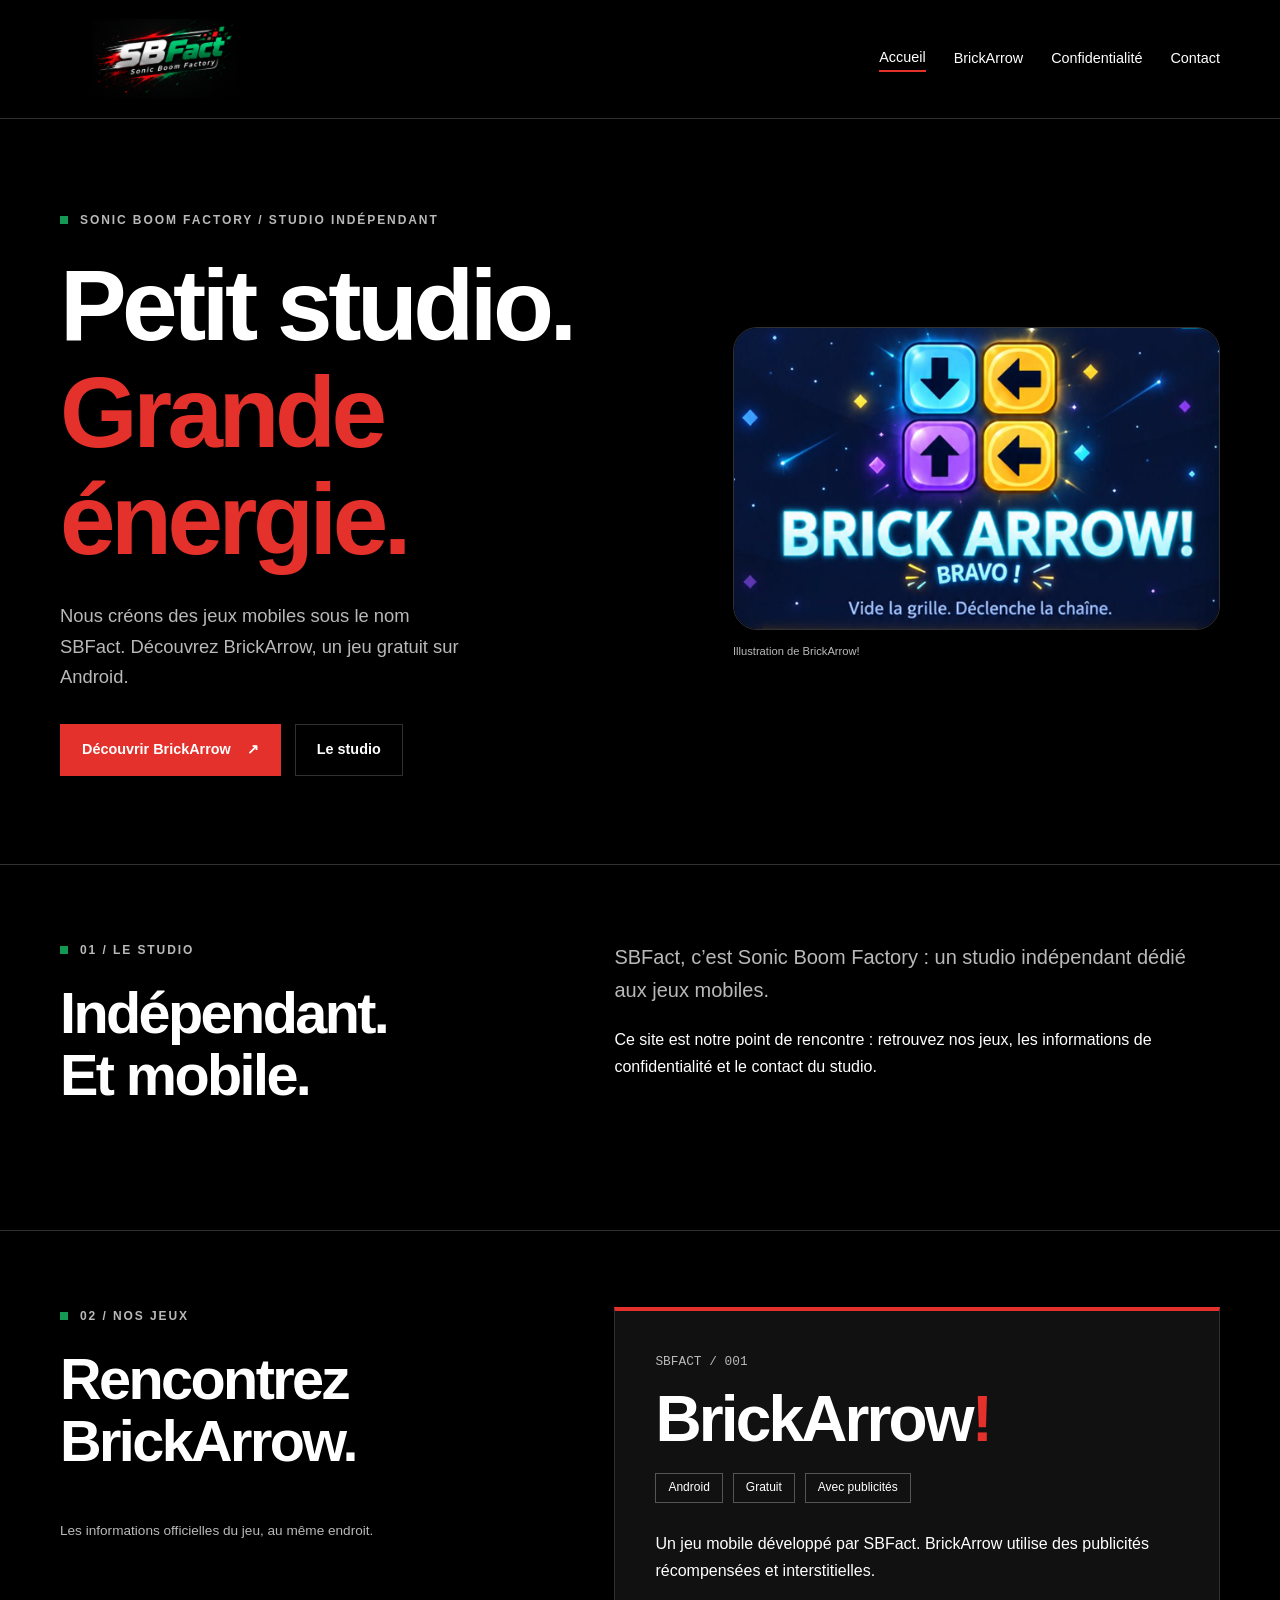
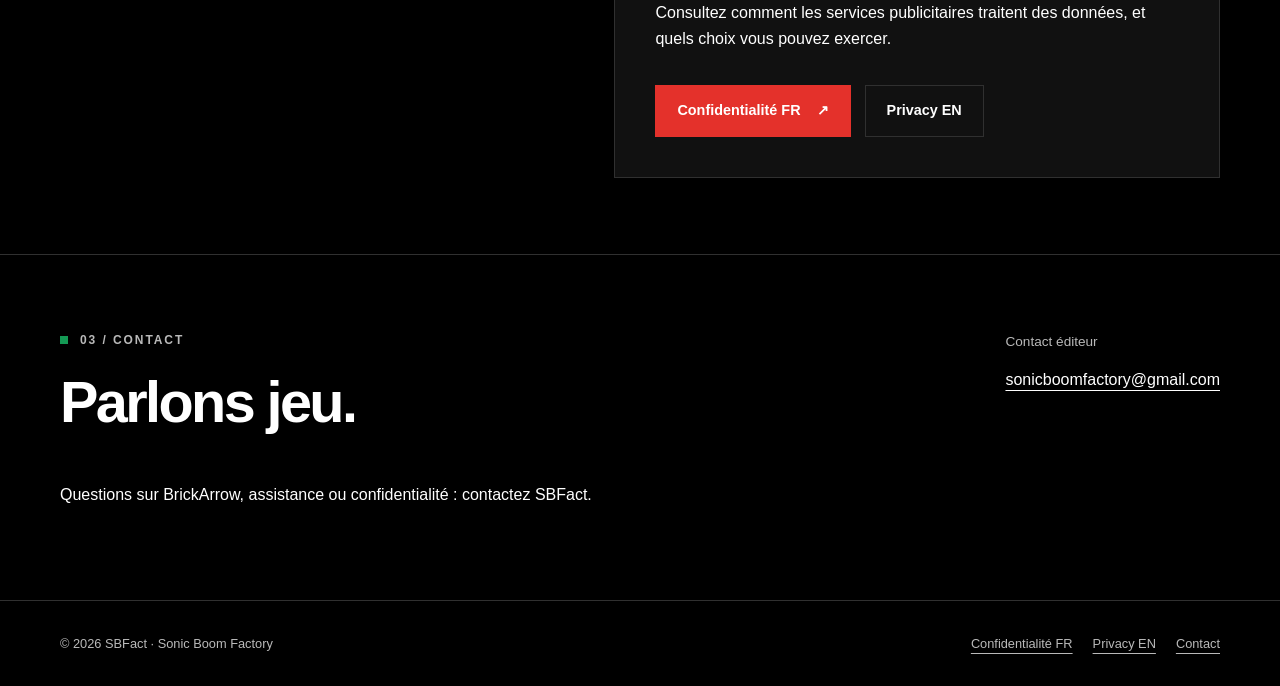
<file: index.html>
<!doctype html>
<html lang="fr"><head><meta charset="utf-8"><meta name="viewport" content="width=device-width,initial-scale=1"><meta name="color-scheme" content="dark"><meta name="theme-color" content="#000000"><title>SBFact — Sonic Boom Factory | Studio de jeux mobiles</title><meta name="description" content="SBFact, studio indépendant de jeux mobiles. Découvrez BrickArrow sur Android et sa politique de confidentialité."><link rel="icon" href="assets/favicon.svg" type="image/svg+xml"><link rel="stylesheet" href="assets/style.css"></head><body>
<a class="skip" href="#main">Aller au contenu</a><header class="header"><div class="wrap header-inner"><a class="brand" href="index.html" aria-label="SBFact — Accueil"><img src="assets/SBFact_028.png" width="960" height="540" alt="SBFact — Sonic Boom Factory"></a><nav aria-label="Navigation principale"><a href="index.html" aria-current="page">Accueil</a><a href="index.html#brickarrow">BrickArrow</a><a href="brickarrow/privacy/index.html" >Confidentialité</a><a href="index.html#contact">Contact</a></nav></div></header>
<main id="main"><section class="wrap hero"><div><p class="eyebrow">Sonic Boom Factory / Studio indépendant</p><h1>Petit studio.<br><span class="red">Grande énergie.</span></h1><p class="intro">Nous créons des jeux mobiles sous le nom SBFact. Découvrez BrickArrow, un jeu gratuit sur Android.</p><div class="actions"><a class="button primary" href="#brickarrow">Découvrir BrickArrow <span aria-hidden="true">↗</span></a><a class="button" href="#studio">Le studio</a></div></div><figure class="art"><img src="assets/brickarrow-illustration.png" width="587" height="364" alt="Illustration BrickArrow! : blocs colorés avec flèches et titre du jeu"><figcaption>Illustration de BrickArrow!</figcaption></figure></section>
<section id="studio" class="section"><div class="wrap section-grid"><div><p class="eyebrow">01 / Le studio</p><h2>Indépendant.<br>Et mobile.</h2></div><div><p class="lead">SBFact, c’est Sonic Boom Factory : un studio indépendant dédié aux jeux mobiles.</p><p>Ce site est notre point de rencontre : retrouvez nos jeux, les informations de confidentialité et le contact du studio.</p></div></div></section>
<section id="brickarrow" class="section"><div class="wrap section-grid"><div><p class="eyebrow">02 / Nos jeux</p><h2>Rencontrez<br>BrickArrow.</h2><p class="small">Les informations officielles du jeu, au même endroit.</p></div><article class="game"><p class="number">SBFACT / 001</p><h3>BrickArrow<span class="red">!</span></h3><div class="tags"><span class="tag">Android</span><span class="tag">Gratuit</span><span class="tag">Avec publicités</span></div><p>Un jeu mobile développé par SBFact. BrickArrow utilise des publicités récompensées et interstitielles.</p><p>Consultez comment les services publicitaires traitent des données, et quels choix vous pouvez exercer.</p><div class="actions"><a class="button primary" href="brickarrow/privacy/index.html">Confidentialité FR <span aria-hidden="true">↗</span></a><a class="button" href="brickarrow/privacy/en.html" lang="en">Privacy EN</a></div></article></div></section>
<section id="contact" class="section"><div class="wrap contact"><div><p class="eyebrow">03 / Contact</p><h2>Parlons jeu.</h2><p>Questions sur BrickArrow, assistance ou confidentialité : contactez SBFact.</p></div><div><p class="small">Contact éditeur</p><a href="mailto:sonicboomfactory@gmail.com">sonicboomfactory@gmail.com</a></div></div></section></main>
<footer class="footer"><div class="wrap footer-inner"><span>© 2026 SBFact · Sonic Boom Factory</span><div class="footer-links"><a href="brickarrow/privacy/index.html" lang="fr">Confidentialité FR</a><a href="brickarrow/privacy/en.html" lang="en">Privacy EN</a><a href="index.html#contact">Contact</a></div></div></footer></body></html>
</file>
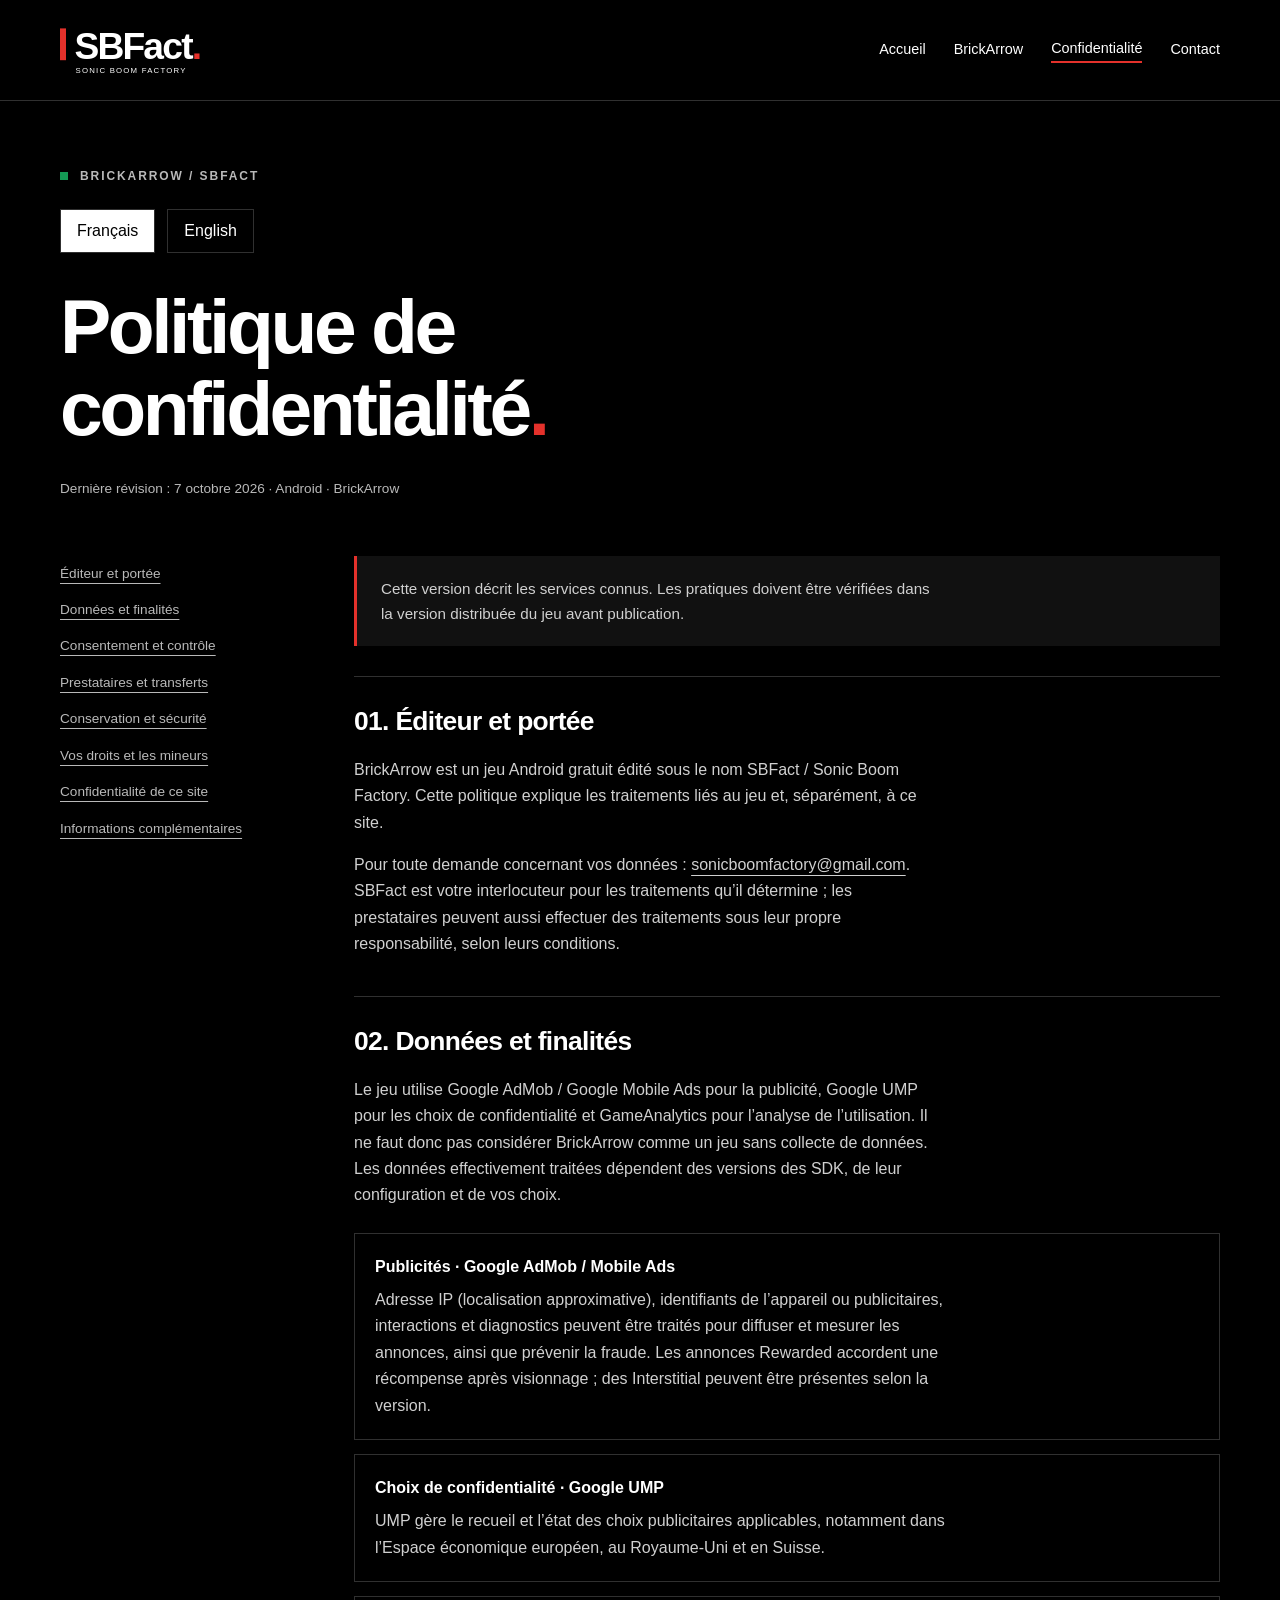
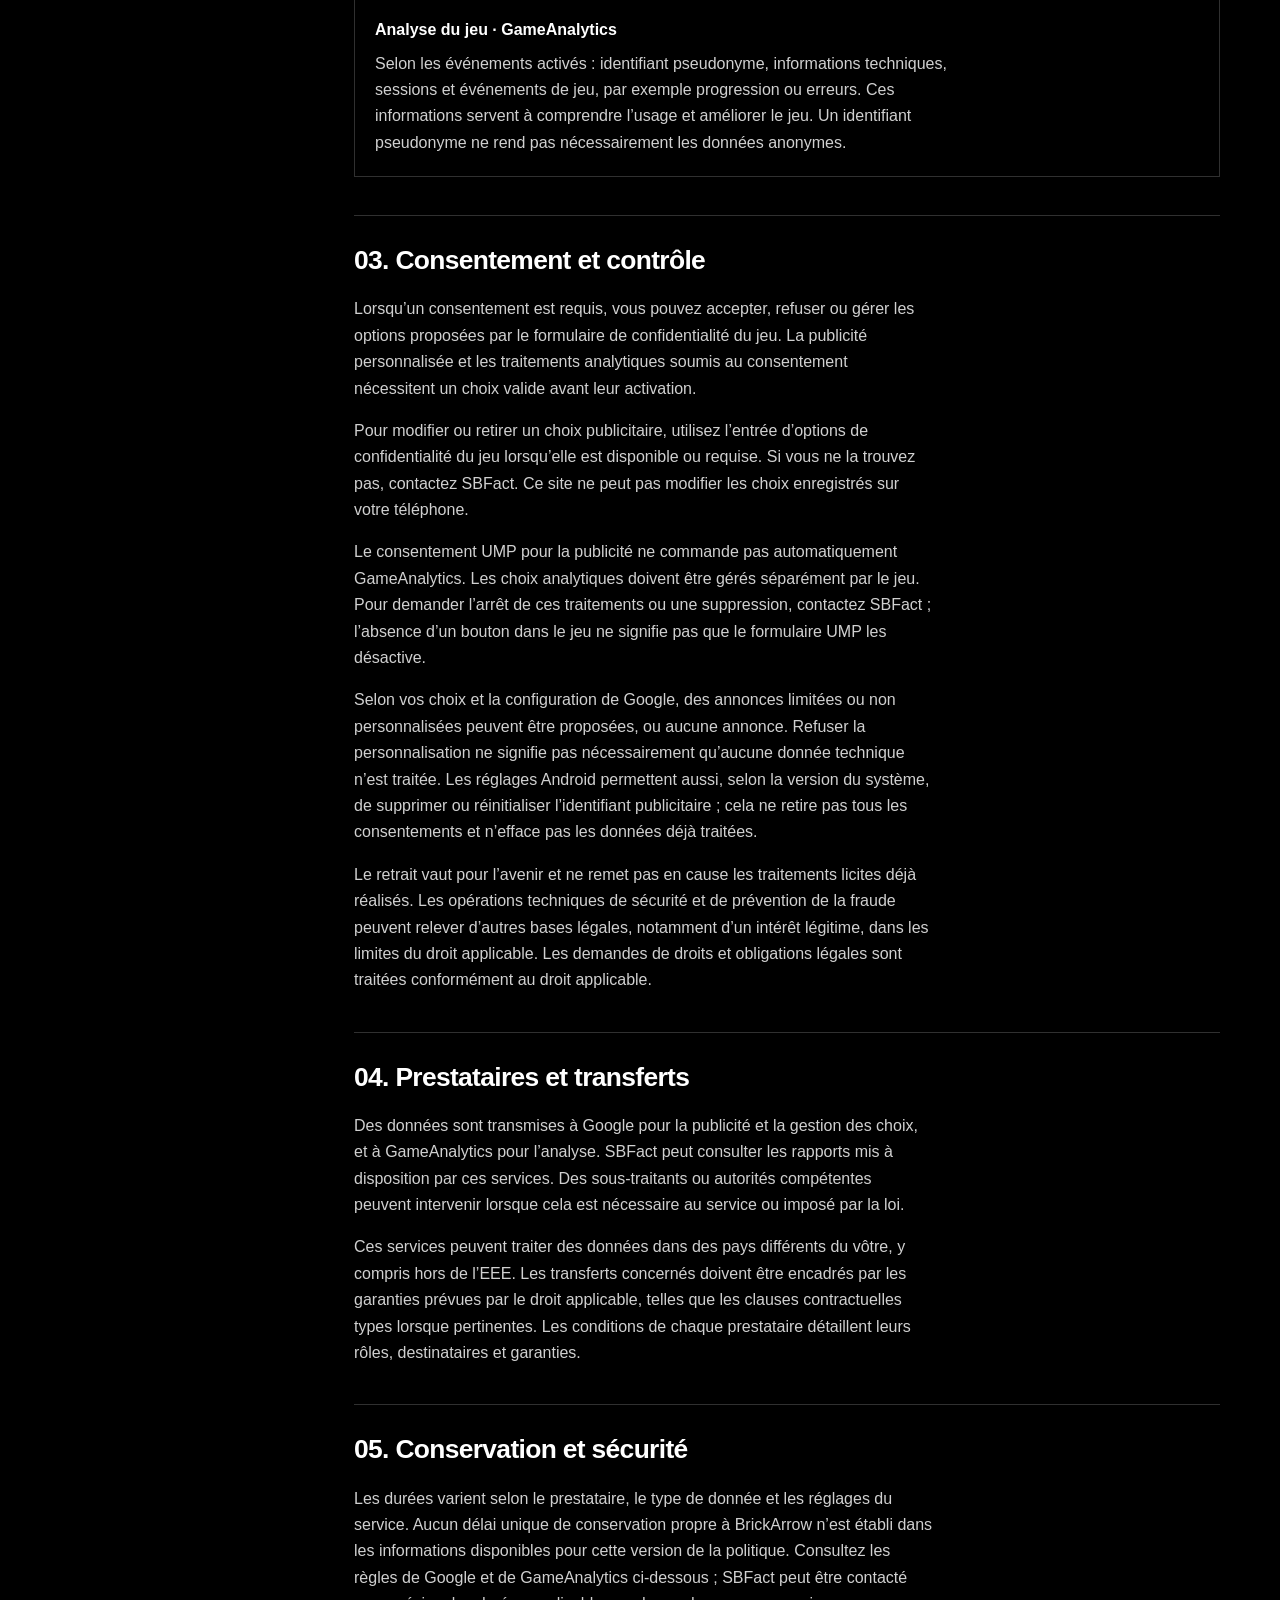
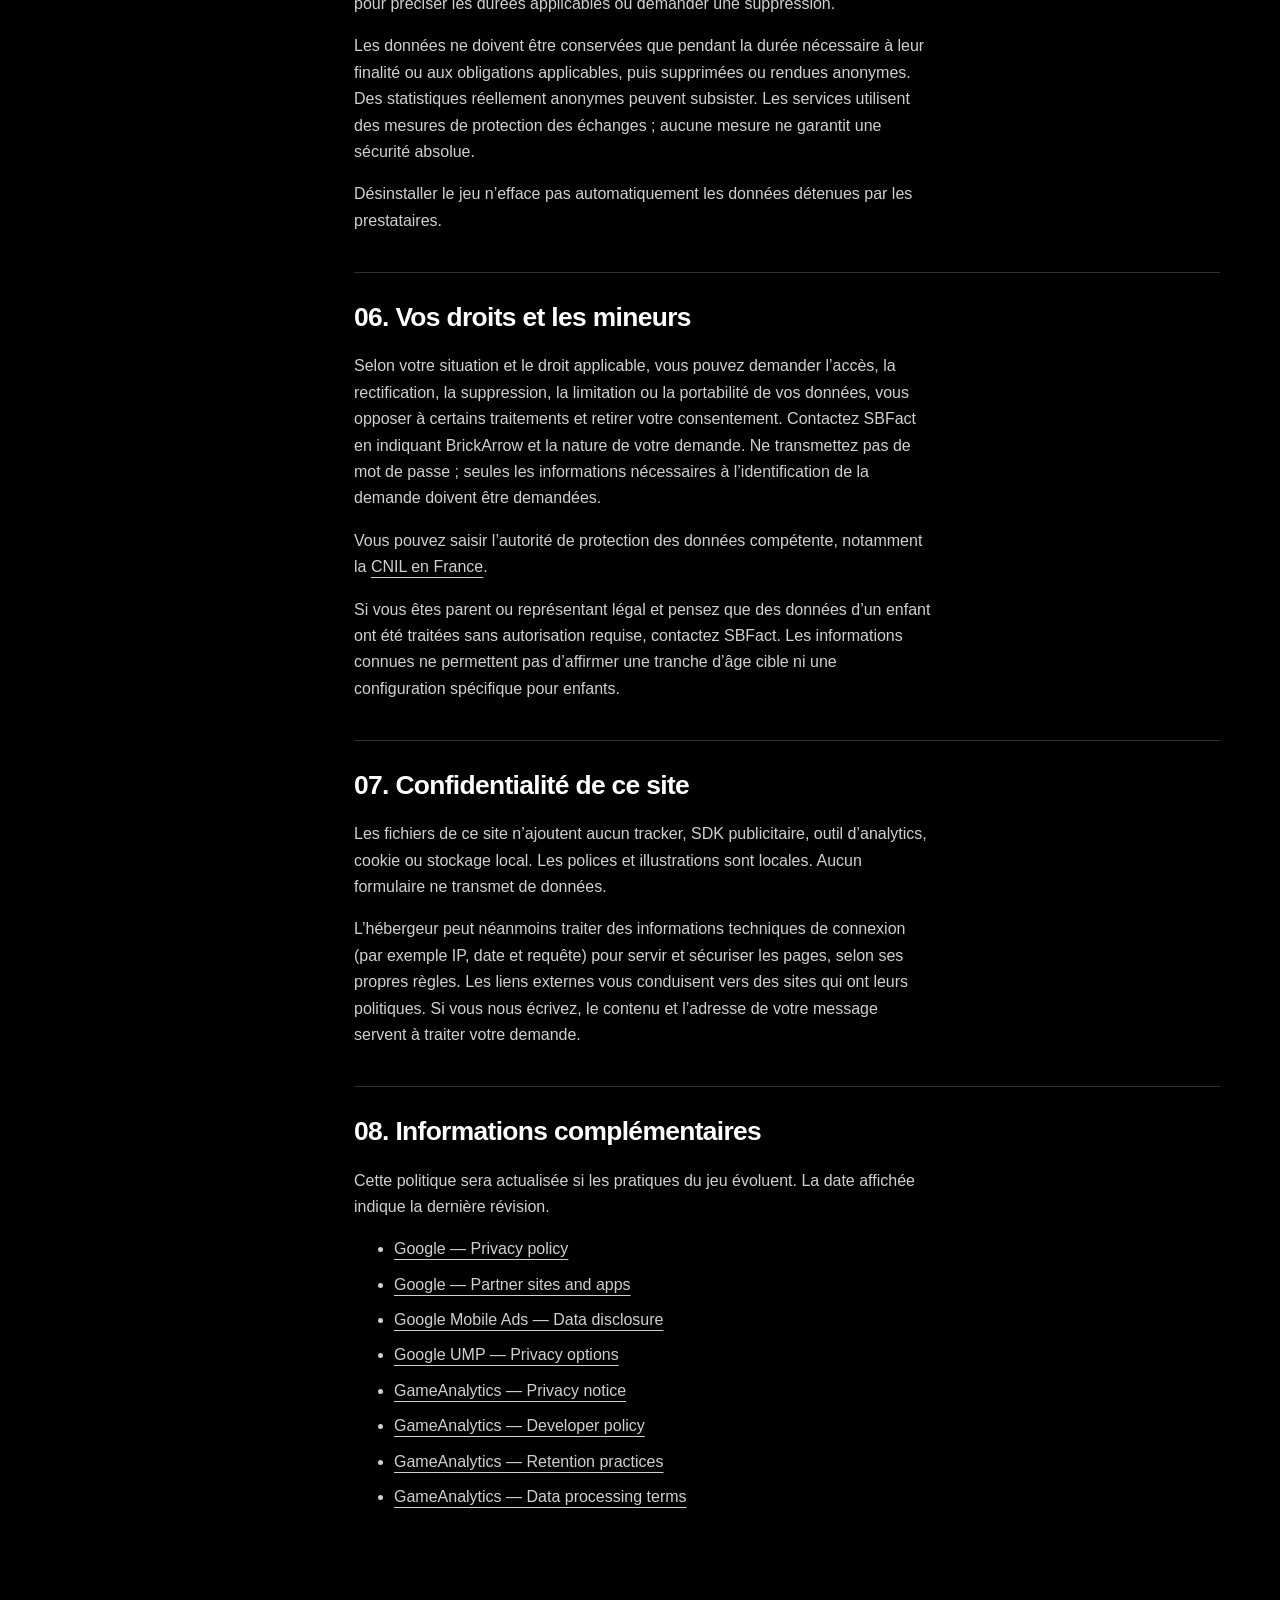
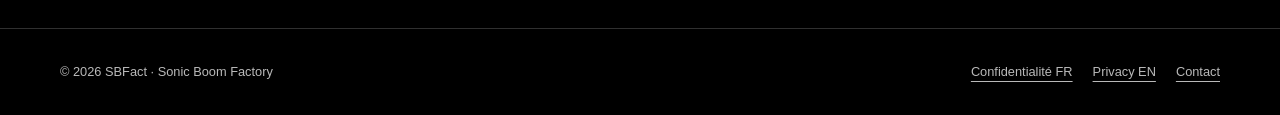
<file: brickarrow/privacy/index.html>
<!doctype html>
<html lang="fr"><head><meta charset="utf-8"><meta name="viewport" content="width=device-width,initial-scale=1"><meta name="color-scheme" content="dark"><meta name="theme-color" content="#000000"><title>Politique de confidentialité BrickArrow | SBFact</title><meta name="description" content="Politique de confidentialité de BrickArrow — AdMob, UMP, GameAnalytics."><link rel="icon" href="../../assets/favicon.svg" type="image/svg+xml"><link rel="stylesheet" href="../../assets/style.css"></head><body>
<a class="skip" href="#main">Aller au contenu</a><header class="header"><div class="wrap header-inner"><a class="brand" href="../../index.html" aria-label="SBFact — Accueil"><img src="../../assets/logo-sbfact.svg" width="350" height="100" alt="SBFact — Sonic Boom Factory"></a><nav aria-label="Navigation principale"><a href="../../index.html" >Accueil</a><a href="../../index.html#brickarrow">BrickArrow</a><a href="../../brickarrow/privacy/index.html" aria-current="page">Confidentialité</a><a href="../../index.html#contact">Contact</a></nav></div></header>
<main id="main" class="wrap"><div class="policy-head"><p class="eyebrow">BrickArrow / SBFact</p><div class="language" aria-label="Langue"><a href="index.html" lang="fr" hreflang="fr" aria-current="page">Français</a><a href="en.html" lang="en" hreflang="en" >English</a></div><h1>Politique de confidentialité<span class="red">.</span></h1><p class="small">Dernière révision : 7 octobre 2026 · Android · BrickArrow</p></div><div class="policy-layout"><aside class="toc" aria-label="Sommaire"><a href="#editeur">Éditeur et portée</a><a href="#donnees">Données et finalités</a><a href="#choix">Consentement et contrôle</a><a href="#partage">Prestataires et transferts</a><a href="#conservation">Conservation et sécurité</a><a href="#droits">Vos droits et les mineurs</a><a href="#site">Confidentialité de ce site</a><a href="#ressources">Informations complémentaires</a></aside><article class="policy"><div class="notice"><p>Cette version décrit les services connus. Les pratiques doivent être vérifiées dans la version distribuée du jeu avant publication.</p></div><section id="editeur"><h2>01. Éditeur et portée</h2><p>BrickArrow est un jeu Android gratuit édité sous le nom SBFact / Sonic Boom Factory. Cette politique explique les traitements liés au jeu et, séparément, à ce site.</p><p>Pour toute demande concernant vos données : <a href="mailto:sonicboomfactory@gmail.com">sonicboomfactory@gmail.com</a>. SBFact est votre interlocuteur pour les traitements qu’il détermine ; les prestataires peuvent aussi effectuer des traitements sous leur propre responsabilité, selon leurs conditions.</p></section><section id="donnees"><h2>02. Données et finalités</h2><p>Le jeu utilise Google AdMob / Google Mobile Ads pour la publicité, Google UMP pour les choix de confidentialité et GameAnalytics pour l’analyse de l’utilisation. Il ne faut donc pas considérer BrickArrow comme un jeu sans collecte de données. Les données effectivement traitées dépendent des versions des SDK, de leur configuration et de vos choix.</p><div class="data-list"><div class="data-item"><strong>Publicités · Google AdMob / Mobile Ads</strong><p>Adresse IP (localisation approximative), identifiants de l’appareil ou publicitaires, interactions et diagnostics peuvent être traités pour diffuser et mesurer les annonces, ainsi que prévenir la fraude. Les annonces Rewarded accordent une récompense après visionnage ; des Interstitial peuvent être présentes selon la version.</p></div><div class="data-item"><strong>Choix de confidentialité · Google UMP</strong><p>UMP gère le recueil et l’état des choix publicitaires applicables, notamment dans l’Espace économique européen, au Royaume-Uni et en Suisse.</p></div><div class="data-item"><strong>Analyse du jeu · GameAnalytics</strong><p>Selon les événements activés : identifiant pseudonyme, informations techniques, sessions et événements de jeu, par exemple progression ou erreurs. Ces informations servent à comprendre l’usage et améliorer le jeu. Un identifiant pseudonyme ne rend pas nécessairement les données anonymes.</p></div></div></section><section id="choix"><h2>03. Consentement et contrôle</h2><p>Lorsqu’un consentement est requis, vous pouvez accepter, refuser ou gérer les options proposées par le formulaire de confidentialité du jeu. La publicité personnalisée et les traitements analytiques soumis au consentement nécessitent un choix valide avant leur activation.</p><p>Pour modifier ou retirer un choix publicitaire, utilisez l’entrée d’options de confidentialité du jeu lorsqu’elle est disponible ou requise. Si vous ne la trouvez pas, contactez SBFact. Ce site ne peut pas modifier les choix enregistrés sur votre téléphone.</p><p>Le consentement UMP pour la publicité ne commande pas automatiquement GameAnalytics. Les choix analytiques doivent être gérés séparément par le jeu. Pour demander l’arrêt de ces traitements ou une suppression, contactez SBFact ; l’absence d’un bouton dans le jeu ne signifie pas que le formulaire UMP les désactive.</p><p>Selon vos choix et la configuration de Google, des annonces limitées ou non personnalisées peuvent être proposées, ou aucune annonce. Refuser la personnalisation ne signifie pas nécessairement qu’aucune donnée technique n’est traitée. Les réglages Android permettent aussi, selon la version du système, de supprimer ou réinitialiser l’identifiant publicitaire ; cela ne retire pas tous les consentements et n’efface pas les données déjà traitées.</p><p>Le retrait vaut pour l’avenir et ne remet pas en cause les traitements licites déjà réalisés. Les opérations techniques de sécurité et de prévention de la fraude peuvent relever d’autres bases légales, notamment d’un intérêt légitime, dans les limites du droit applicable. Les demandes de droits et obligations légales sont traitées conformément au droit applicable.</p></section><section id="partage"><h2>04. Prestataires et transferts</h2><p>Des données sont transmises à Google pour la publicité et la gestion des choix, et à GameAnalytics pour l’analyse. SBFact peut consulter les rapports mis à disposition par ces services. Des sous-traitants ou autorités compétentes peuvent intervenir lorsque cela est nécessaire au service ou imposé par la loi.</p><p>Ces services peuvent traiter des données dans des pays différents du vôtre, y compris hors de l’EEE. Les transferts concernés doivent être encadrés par les garanties prévues par le droit applicable, telles que les clauses contractuelles types lorsque pertinentes. Les conditions de chaque prestataire détaillent leurs rôles, destinataires et garanties.</p></section><section id="conservation"><h2>05. Conservation et sécurité</h2><p>Les durées varient selon le prestataire, le type de donnée et les réglages du service. Aucun délai unique de conservation propre à BrickArrow n’est établi dans les informations disponibles pour cette version de la politique. Consultez les règles de Google et de GameAnalytics ci-dessous ; SBFact peut être contacté pour préciser les durées applicables ou demander une suppression.</p><p>Les données ne doivent être conservées que pendant la durée nécessaire à leur finalité ou aux obligations applicables, puis supprimées ou rendues anonymes. Des statistiques réellement anonymes peuvent subsister. Les services utilisent des mesures de protection des échanges ; aucune mesure ne garantit une sécurité absolue.</p><p>Désinstaller le jeu n’efface pas automatiquement les données détenues par les prestataires.</p></section><section id="droits"><h2>06. Vos droits et les mineurs</h2><p>Selon votre situation et le droit applicable, vous pouvez demander l’accès, la rectification, la suppression, la limitation ou la portabilité de vos données, vous opposer à certains traitements et retirer votre consentement. Contactez SBFact en indiquant BrickArrow et la nature de votre demande. Ne transmettez pas de mot de passe ; seules les informations nécessaires à l’identification de la demande doivent être demandées.</p><p>Vous pouvez saisir l’autorité de protection des données compétente, notamment la <a href="https://www.cnil.fr/fr/plaintes">CNIL en France</a>.</p><p>Si vous êtes parent ou représentant légal et pensez que des données d’un enfant ont été traitées sans autorisation requise, contactez SBFact. Les informations connues ne permettent pas d’affirmer une tranche d’âge cible ni une configuration spécifique pour enfants.</p></section><section id="site"><h2>07. Confidentialité de ce site</h2><p>Les fichiers de ce site n’ajoutent aucun tracker, SDK publicitaire, outil d’analytics, cookie ou stockage local. Les polices et illustrations sont locales. Aucun formulaire ne transmet de données.</p><p>L’hébergeur peut néanmoins traiter des informations techniques de connexion (par exemple IP, date et requête) pour servir et sécuriser les pages, selon ses propres règles. Les liens externes vous conduisent vers des sites qui ont leurs politiques. Si vous nous écrivez, le contenu et l’adresse de votre message servent à traiter votre demande.</p></section><section id="ressources"><h2>08. Informations complémentaires</h2><p>Cette politique sera actualisée si les pratiques du jeu évoluent. La date affichée indique la dernière révision.</p><ul><li><a href="https://policies.google.com/privacy">Google — Privacy policy</a></li><li><a href="https://policies.google.com/technologies/partner-sites">Google — Partner sites and apps</a></li><li><a href="https://developers.google.com/admob/android/privacy/play-data-disclosure">Google Mobile Ads — Data disclosure</a></li><li><a href="https://developers.google.com/admob/android/privacy">Google UMP — Privacy options</a></li><li><a href="https://www.gameanalytics.com/trust/privacy-notice">GameAnalytics — Privacy notice</a></li><li><a href="https://www.gameanalytics.com/trust/privacy-faq">GameAnalytics — Developer policy</a></li><li><a href="https://docs.gameanalytics.com/event-tracking-and-integrations/data-retention-and-limits/data-retention-practices/">GameAnalytics — Retention practices</a></li><li><a href="https://www.gameanalytics.com/trust/eu-data-processing-addendum">GameAnalytics — Data processing terms</a></li></ul></section></article></div></main>
<footer class="footer"><div class="wrap footer-inner"><span>© 2026 SBFact · Sonic Boom Factory</span><div class="footer-links"><a href="../../brickarrow/privacy/index.html" lang="fr">Confidentialité FR</a><a href="../../brickarrow/privacy/en.html" lang="en">Privacy EN</a><a href="../../index.html#contact">Contact</a></div></div></footer></body></html>
</file>
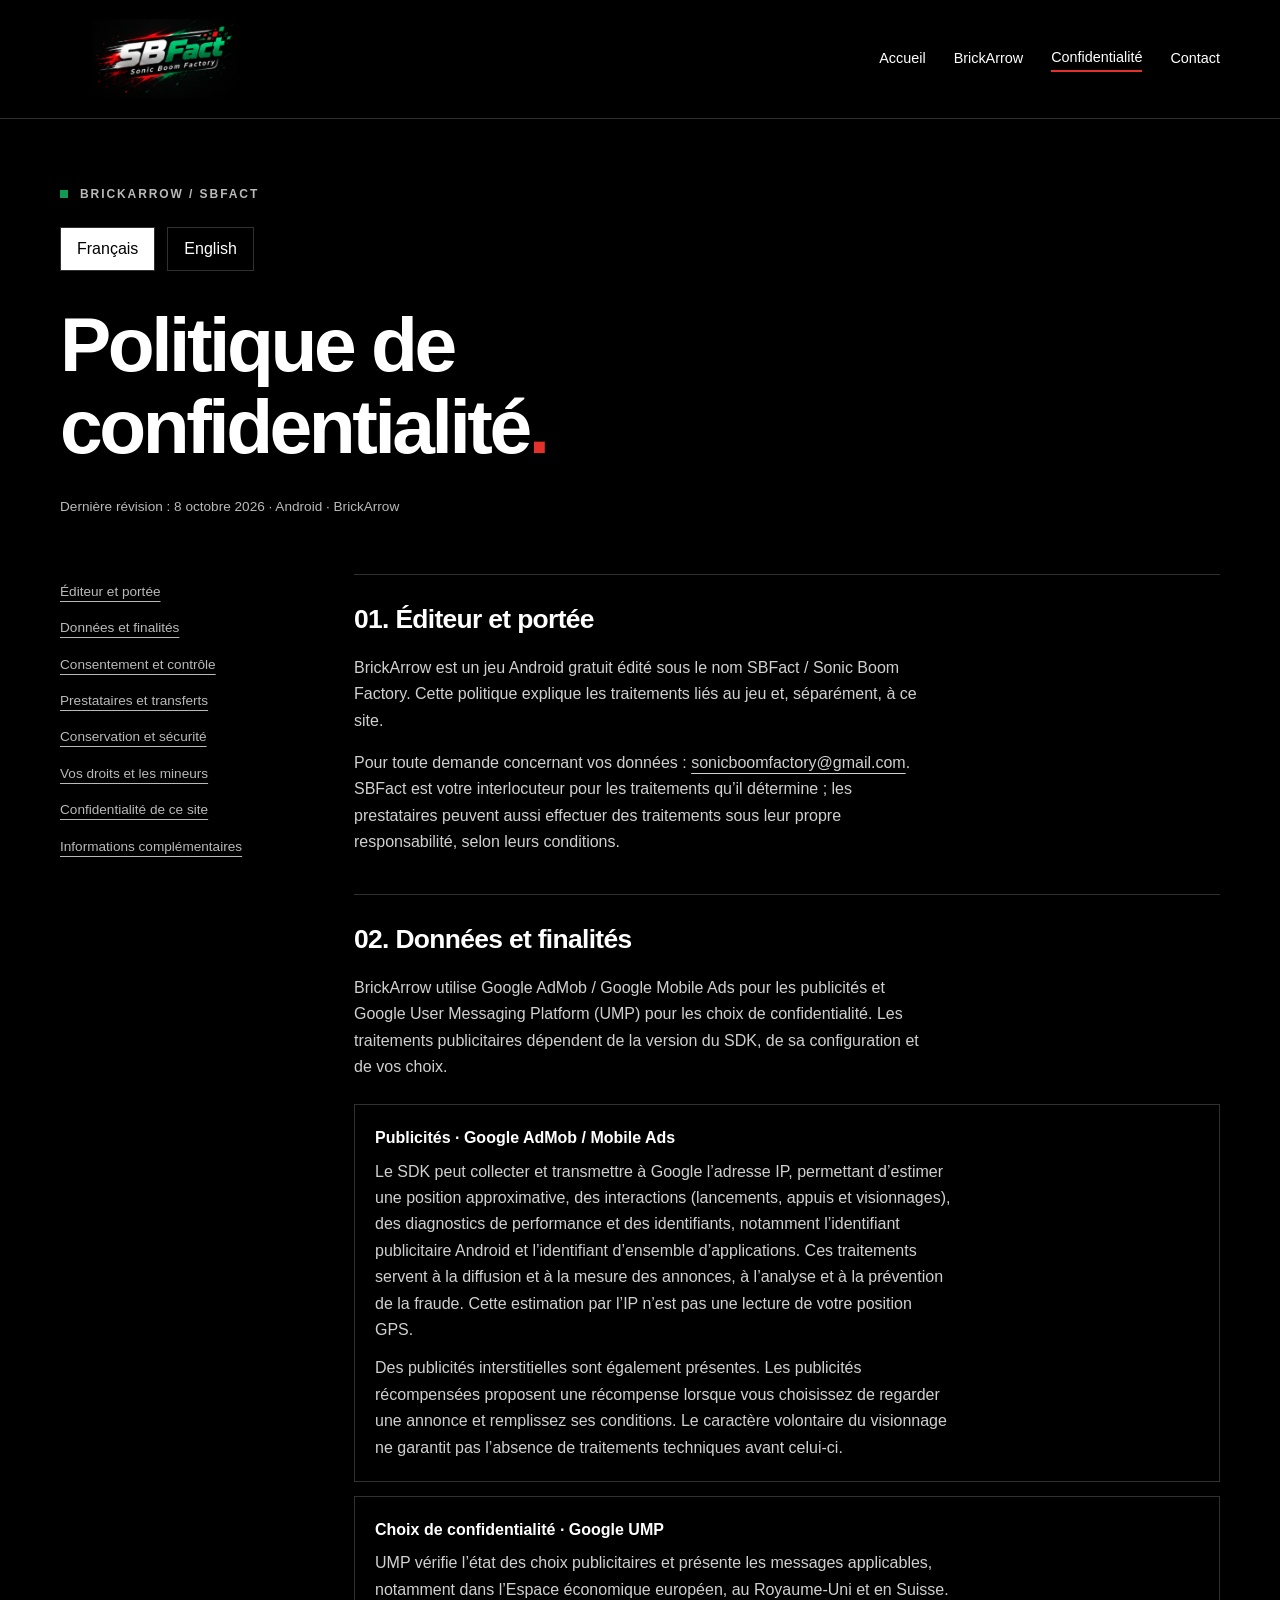
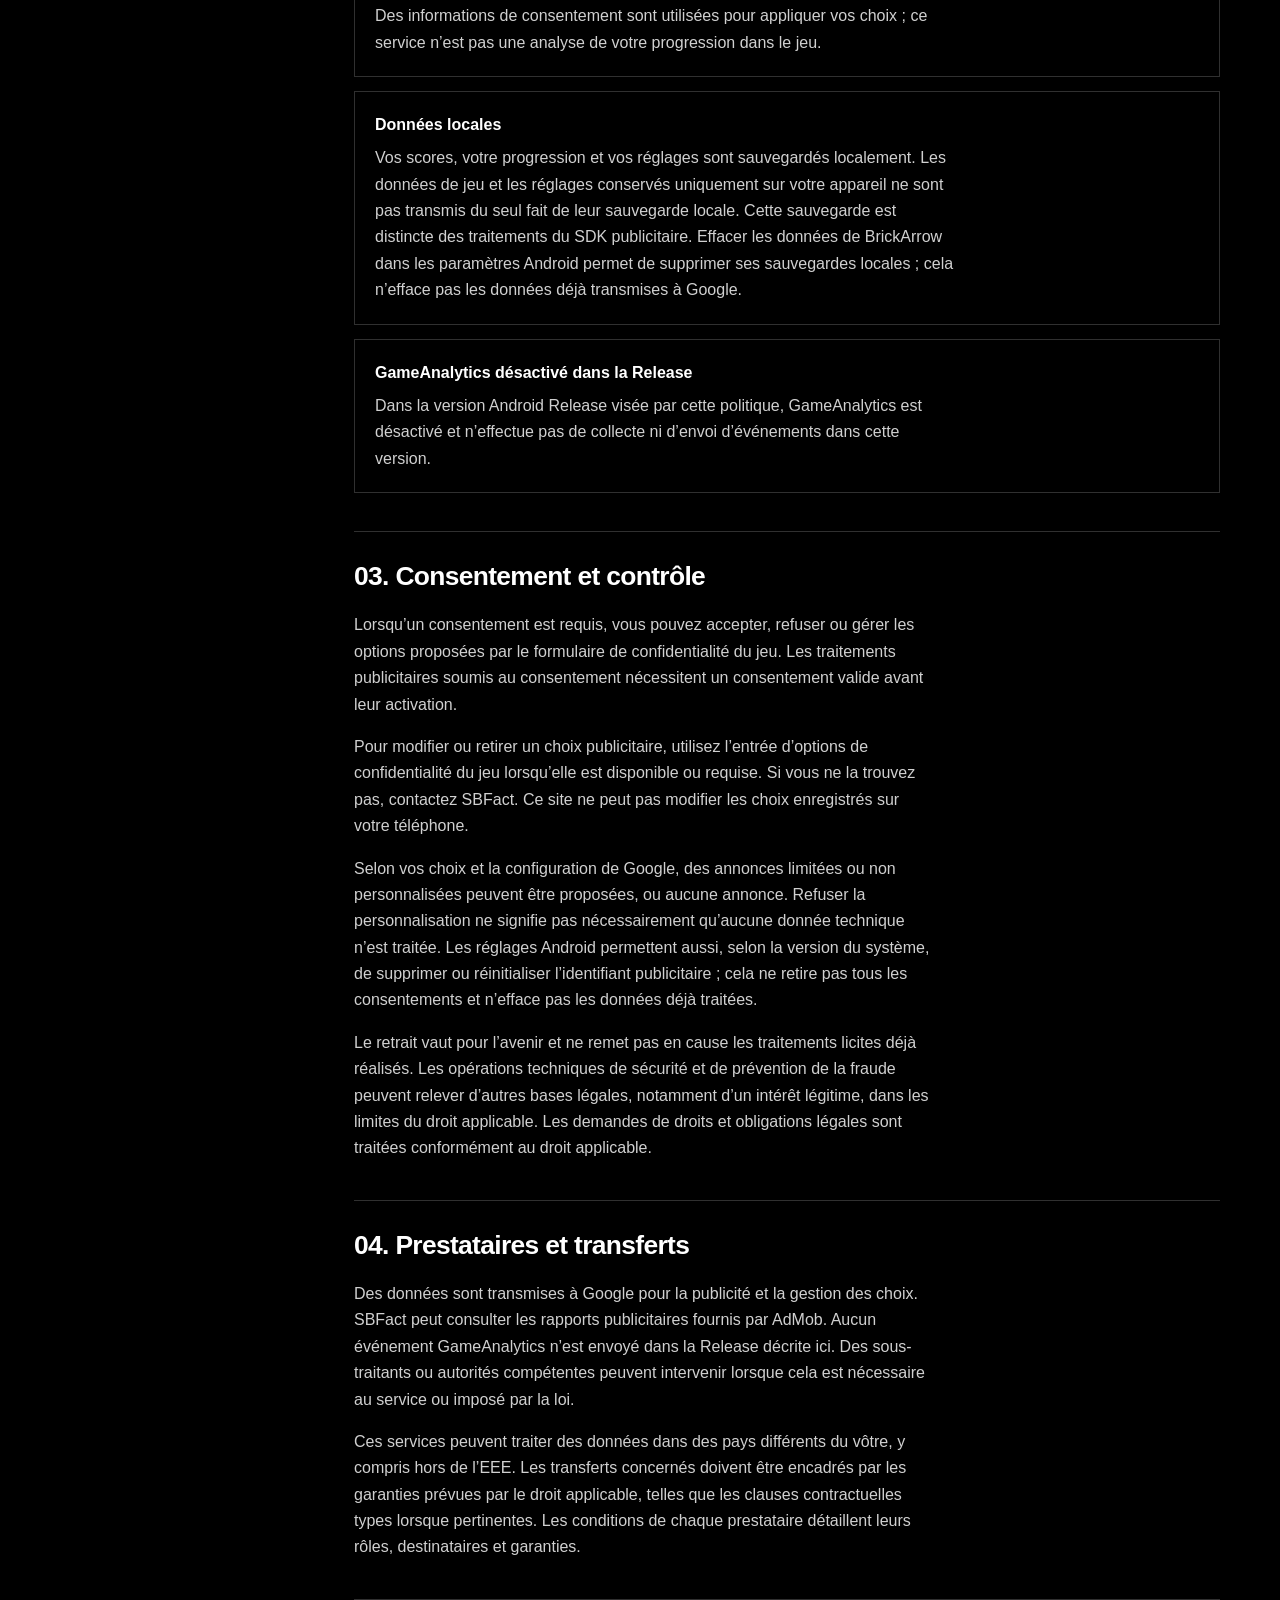
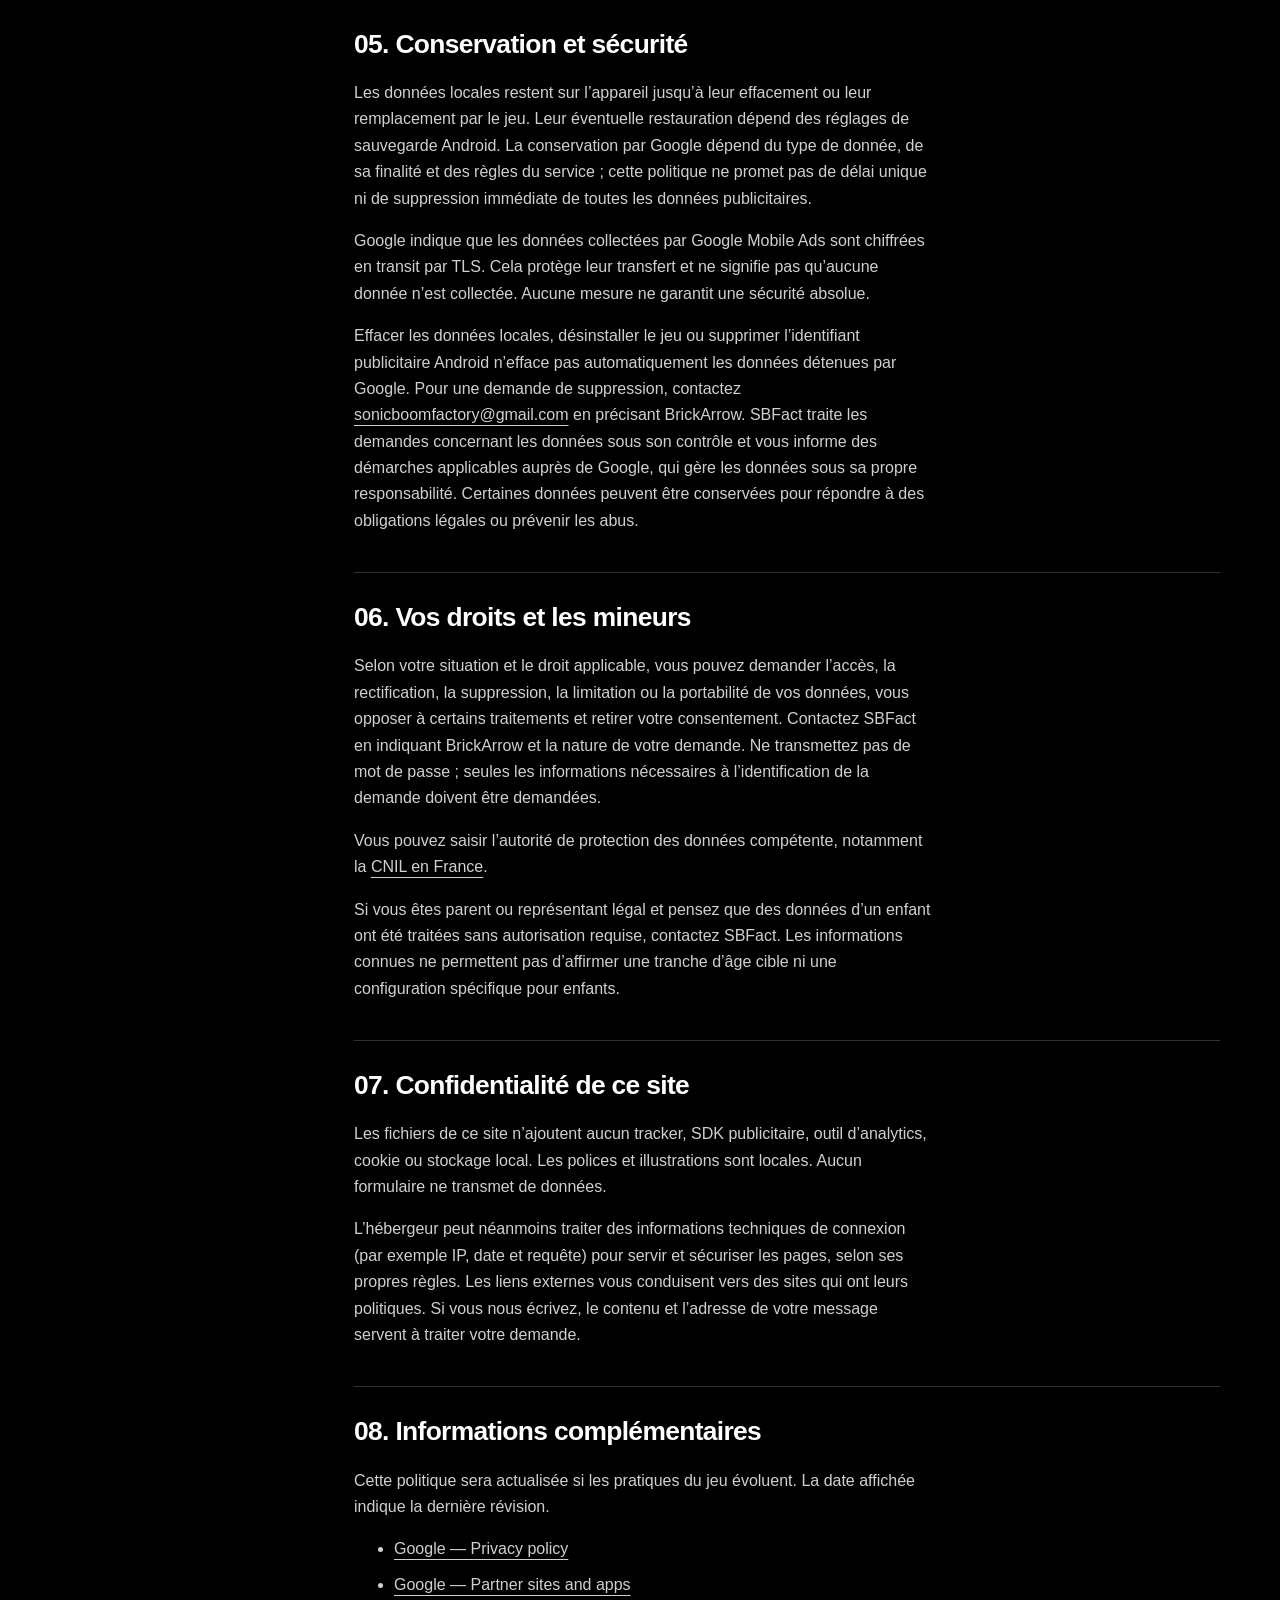
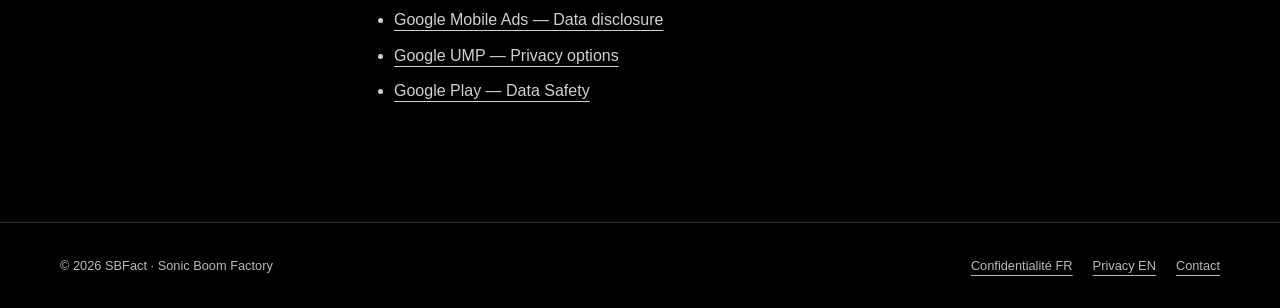
<file: sbfact-site/brickarrow/privacy/index.html>
<!doctype html>
<html lang="fr"><head><meta charset="utf-8"><meta name="viewport" content="width=device-width,initial-scale=1"><meta name="color-scheme" content="dark"><meta name="theme-color" content="#000000"><title>Politique de confidentialité BrickArrow | SBFact</title><meta name="description" content="Politique de confidentialité de BrickArrow — AdMob, UMP."><link rel="icon" href="../../assets/favicon.svg" type="image/svg+xml"><link rel="stylesheet" href="../../assets/style.css"></head><body>
<a class="skip" href="#main">Aller au contenu</a><header class="header"><div class="wrap header-inner"><a class="brand" href="../../index.html" aria-label="SBFact — Accueil"><img src="../../assets/SBFact_028.png" width="960" height="540" alt="SBFact — Sonic Boom Factory"></a><nav aria-label="Navigation principale"><a href="../../index.html" >Accueil</a><a href="../../index.html#brickarrow">BrickArrow</a><a href="../../brickarrow/privacy/index.html" aria-current="page">Confidentialité</a><a href="../../index.html#contact">Contact</a></nav></div></header>
<main id="main" class="wrap"><div class="policy-head"><p class="eyebrow">BrickArrow / SBFact</p><div class="language" aria-label="Langue"><a href="index.html" lang="fr" hreflang="fr" aria-current="page">Français</a><a href="en.html" lang="en" hreflang="en" >English</a></div><h1>Politique de confidentialité<span class="red">.</span></h1><p class="small">Dernière révision : 8 octobre 2026 · Android · BrickArrow</p></div><div class="policy-layout"><aside class="toc" aria-label="Sommaire"><a href="#editeur">Éditeur et portée</a><a href="#donnees">Données et finalités</a><a href="#choix">Consentement et contrôle</a><a href="#partage">Prestataires et transferts</a><a href="#conservation">Conservation et sécurité</a><a href="#droits">Vos droits et les mineurs</a><a href="#site">Confidentialité de ce site</a><a href="#ressources">Informations complémentaires</a></aside><article class="policy"><section id="editeur"><h2>01. Éditeur et portée</h2><p>BrickArrow est un jeu Android gratuit édité sous le nom SBFact / Sonic Boom Factory. Cette politique explique les traitements liés au jeu et, séparément, à ce site.</p><p>Pour toute demande concernant vos données : <a href="mailto:sonicboomfactory@gmail.com">sonicboomfactory@gmail.com</a>. SBFact est votre interlocuteur pour les traitements qu’il détermine ; les prestataires peuvent aussi effectuer des traitements sous leur propre responsabilité, selon leurs conditions.</p></section><section id="donnees"><h2>02. Données et finalités</h2>
<p>BrickArrow utilise Google AdMob / Google Mobile Ads pour les publicités et Google User Messaging Platform (UMP) pour les choix de confidentialité. Les traitements publicitaires dépendent de la version du SDK, de sa configuration et de vos choix.</p>
<div class="data-list"><div class="data-item"><strong>Publicités · Google AdMob / Mobile Ads</strong><p>Le SDK peut collecter et transmettre à Google l’adresse IP, permettant d’estimer une position approximative, des interactions (lancements, appuis et visionnages), des diagnostics de performance et des identifiants, notamment l’identifiant publicitaire Android et l’identifiant d’ensemble d’applications. Ces traitements servent à la diffusion et à la mesure des annonces, à l’analyse et à la prévention de la fraude. Cette estimation par l’IP n’est pas une lecture de votre position GPS.</p><p>Des publicités interstitielles sont également présentes. Les publicités récompensées proposent une récompense lorsque vous choisissez de regarder une annonce et remplissez ses conditions. Le caractère volontaire du visionnage ne garantit pas l’absence de traitements techniques avant celui-ci.</p></div>
<div class="data-item"><strong>Choix de confidentialité · Google UMP</strong><p>UMP vérifie l’état des choix publicitaires et présente les messages applicables, notamment dans l’Espace économique européen, au Royaume-Uni et en Suisse. Des informations de consentement sont utilisées pour appliquer vos choix ; ce service n’est pas une analyse de votre progression dans le jeu.</p></div>
<div class="data-item"><strong>Données locales</strong><p>Vos scores, votre progression et vos réglages sont sauvegardés localement. Les données de jeu et les réglages conservés uniquement sur votre appareil ne sont pas transmis du seul fait de leur sauvegarde locale. Cette sauvegarde est distincte des traitements du SDK publicitaire. Effacer les données de BrickArrow dans les paramètres Android permet de supprimer ses sauvegardes locales ; cela n’efface pas les données déjà transmises à Google.</p></div>
<div class="data-item"><strong>GameAnalytics désactivé dans la Release</strong><p>Dans la version Android Release visée par cette politique, GameAnalytics est désactivé et n’effectue pas de collecte ni d’envoi d’événements dans cette version.</p></div></div></section><section id="choix"><h2>03. Consentement et contrôle</h2><p>Lorsqu’un consentement est requis, vous pouvez accepter, refuser ou gérer les options proposées par le formulaire de confidentialité du jeu. Les traitements publicitaires soumis au consentement nécessitent un consentement valide avant leur activation.</p><p>Pour modifier ou retirer un choix publicitaire, utilisez l’entrée d’options de confidentialité du jeu lorsqu’elle est disponible ou requise. Si vous ne la trouvez pas, contactez SBFact. Ce site ne peut pas modifier les choix enregistrés sur votre téléphone.</p><p>Selon vos choix et la configuration de Google, des annonces limitées ou non personnalisées peuvent être proposées, ou aucune annonce. Refuser la personnalisation ne signifie pas nécessairement qu’aucune donnée technique n’est traitée. Les réglages Android permettent aussi, selon la version du système, de supprimer ou réinitialiser l’identifiant publicitaire ; cela ne retire pas tous les consentements et n’efface pas les données déjà traitées.</p><p>Le retrait vaut pour l’avenir et ne remet pas en cause les traitements licites déjà réalisés. Les opérations techniques de sécurité et de prévention de la fraude peuvent relever d’autres bases légales, notamment d’un intérêt légitime, dans les limites du droit applicable. Les demandes de droits et obligations légales sont traitées conformément au droit applicable.</p></section><section id="partage"><h2>04. Prestataires et transferts</h2><p>Des données sont transmises à Google pour la publicité et la gestion des choix. SBFact peut consulter les rapports publicitaires fournis par AdMob. Aucun événement GameAnalytics n’est envoyé dans la Release décrite ici. Des sous-traitants ou autorités compétentes peuvent intervenir lorsque cela est nécessaire au service ou imposé par la loi.</p><p>Ces services peuvent traiter des données dans des pays différents du vôtre, y compris hors de l’EEE. Les transferts concernés doivent être encadrés par les garanties prévues par le droit applicable, telles que les clauses contractuelles types lorsque pertinentes. Les conditions de chaque prestataire détaillent leurs rôles, destinataires et garanties.</p></section><section id="conservation"><h2>05. Conservation et sécurité</h2><p>Les données locales restent sur l’appareil jusqu’à leur effacement ou leur remplacement par le jeu. Leur éventuelle restauration dépend des réglages de sauvegarde Android. La conservation par Google dépend du type de donnée, de sa finalité et des règles du service ; cette politique ne promet pas de délai unique ni de suppression immédiate de toutes les données publicitaires.</p><p>Google indique que les données collectées par Google Mobile Ads sont chiffrées en transit par TLS. Cela protège leur transfert et ne signifie pas qu’aucune donnée n’est collectée. Aucune mesure ne garantit une sécurité absolue.</p><p>Effacer les données locales, désinstaller le jeu ou supprimer l’identifiant publicitaire Android n’efface pas automatiquement les données détenues par Google. Pour une demande de suppression, contactez <a href="mailto:sonicboomfactory@gmail.com">sonicboomfactory@gmail.com</a> en précisant BrickArrow. SBFact traite les demandes concernant les données sous son contrôle et vous informe des démarches applicables auprès de Google, qui gère les données sous sa propre responsabilité. Certaines données peuvent être conservées pour répondre à des obligations légales ou prévenir les abus.</p></section><section id="droits"><h2>06. Vos droits et les mineurs</h2><p>Selon votre situation et le droit applicable, vous pouvez demander l’accès, la rectification, la suppression, la limitation ou la portabilité de vos données, vous opposer à certains traitements et retirer votre consentement. Contactez SBFact en indiquant BrickArrow et la nature de votre demande. Ne transmettez pas de mot de passe ; seules les informations nécessaires à l’identification de la demande doivent être demandées.</p><p>Vous pouvez saisir l’autorité de protection des données compétente, notamment la <a href="https://www.cnil.fr/fr/plaintes">CNIL en France</a>.</p><p>Si vous êtes parent ou représentant légal et pensez que des données d’un enfant ont été traitées sans autorisation requise, contactez SBFact. Les informations connues ne permettent pas d’affirmer une tranche d’âge cible ni une configuration spécifique pour enfants.</p></section><section id="site"><h2>07. Confidentialité de ce site</h2><p>Les fichiers de ce site n’ajoutent aucun tracker, SDK publicitaire, outil d’analytics, cookie ou stockage local. Les polices et illustrations sont locales. Aucun formulaire ne transmet de données.</p><p>L’hébergeur peut néanmoins traiter des informations techniques de connexion (par exemple IP, date et requête) pour servir et sécuriser les pages, selon ses propres règles. Les liens externes vous conduisent vers des sites qui ont leurs politiques. Si vous nous écrivez, le contenu et l’adresse de votre message servent à traiter votre demande.</p></section><section id="ressources"><h2>08. Informations complémentaires</h2><p>Cette politique sera actualisée si les pratiques du jeu évoluent. La date affichée indique la dernière révision.</p><ul><li><a href="https://policies.google.com/privacy">Google — Privacy policy</a></li><li><a href="https://policies.google.com/technologies/partner-sites">Google — Partner sites and apps</a></li><li><a href="https://developers.google.com/admob/android/privacy/play-data-disclosure">Google Mobile Ads — Data disclosure</a></li><li><a href="https://developers.google.com/admob/android/privacy">Google UMP — Privacy options</a></li><li><a href="https://support.google.com/googleplay/android-developer/answer/10787469">Google Play — Data Safety</a></li></ul></section></article></div></main>
<footer class="footer"><div class="wrap footer-inner"><span>© 2026 SBFact · Sonic Boom Factory</span><div class="footer-links"><a href="../../brickarrow/privacy/index.html" lang="fr">Confidentialité FR</a><a href="../../brickarrow/privacy/en.html" lang="en">Privacy EN</a><a href="../../index.html#contact">Contact</a></div></div></footer></body></html>
</file>
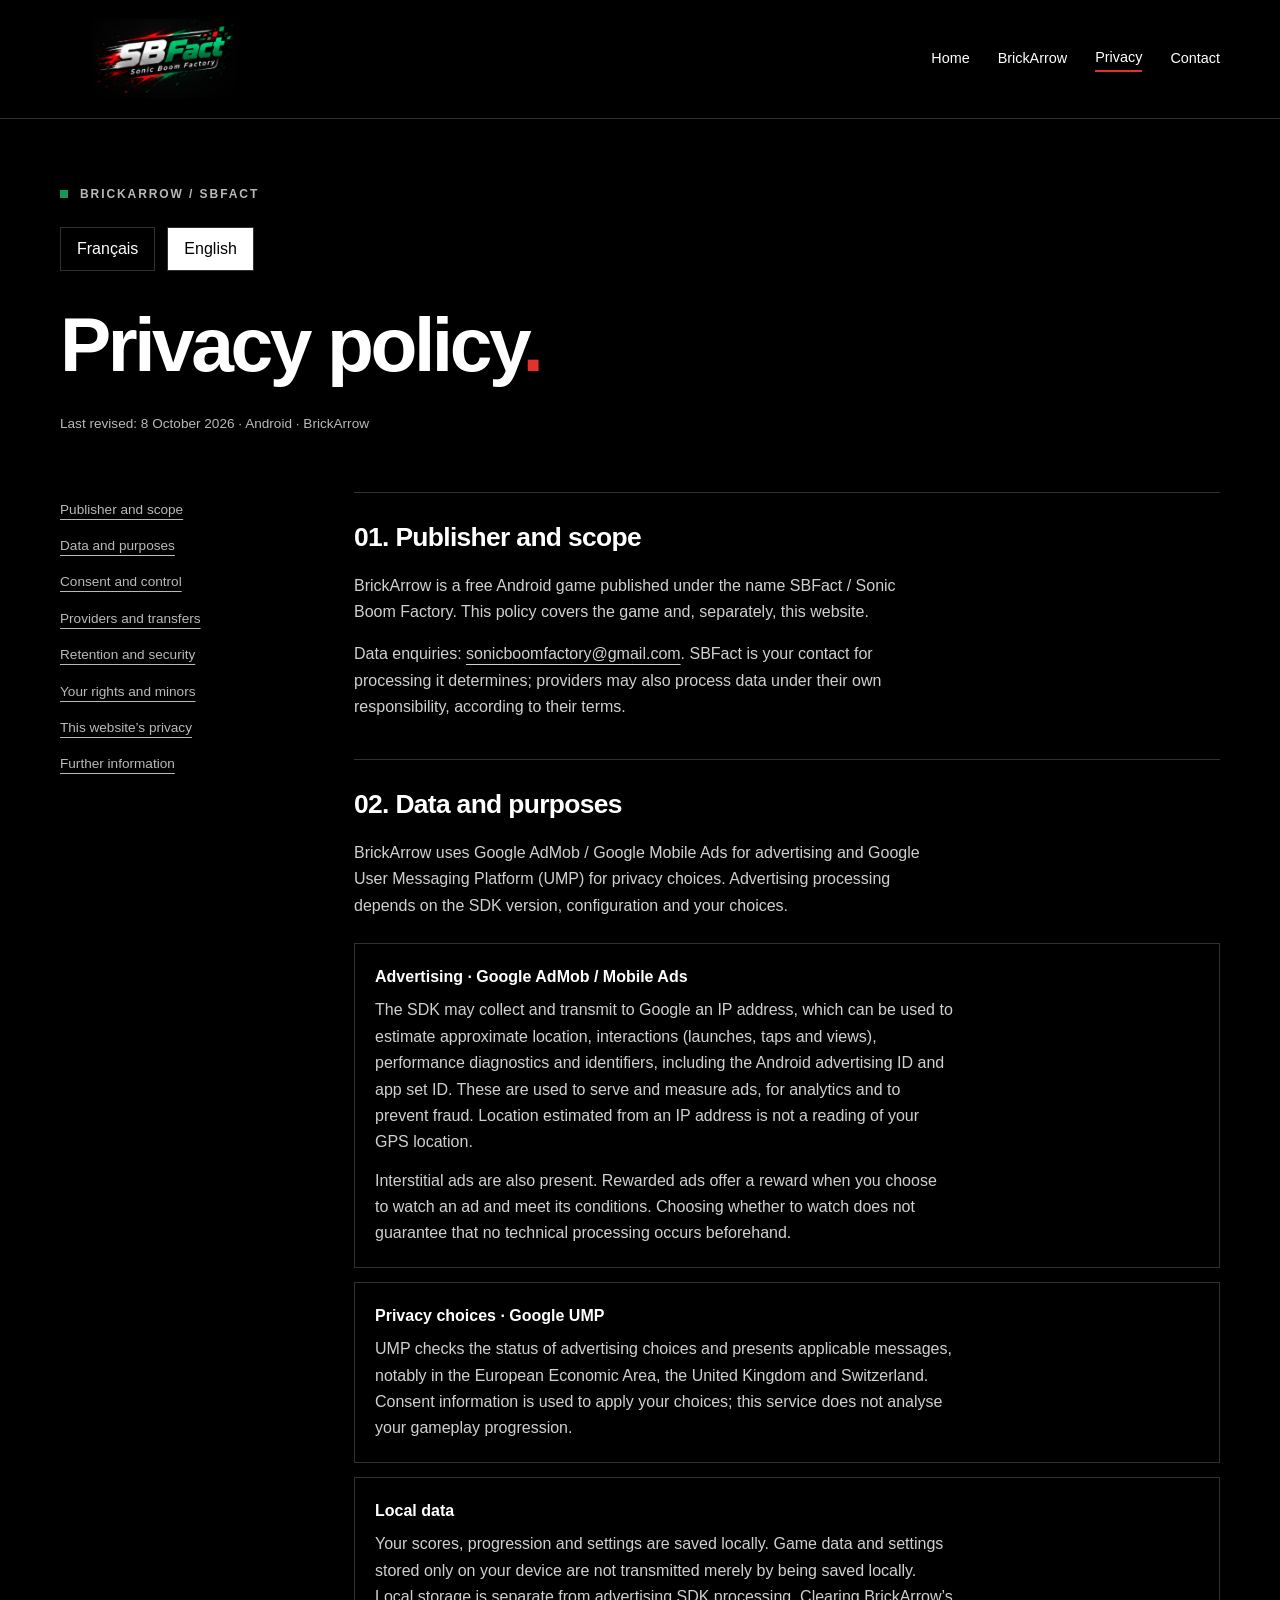
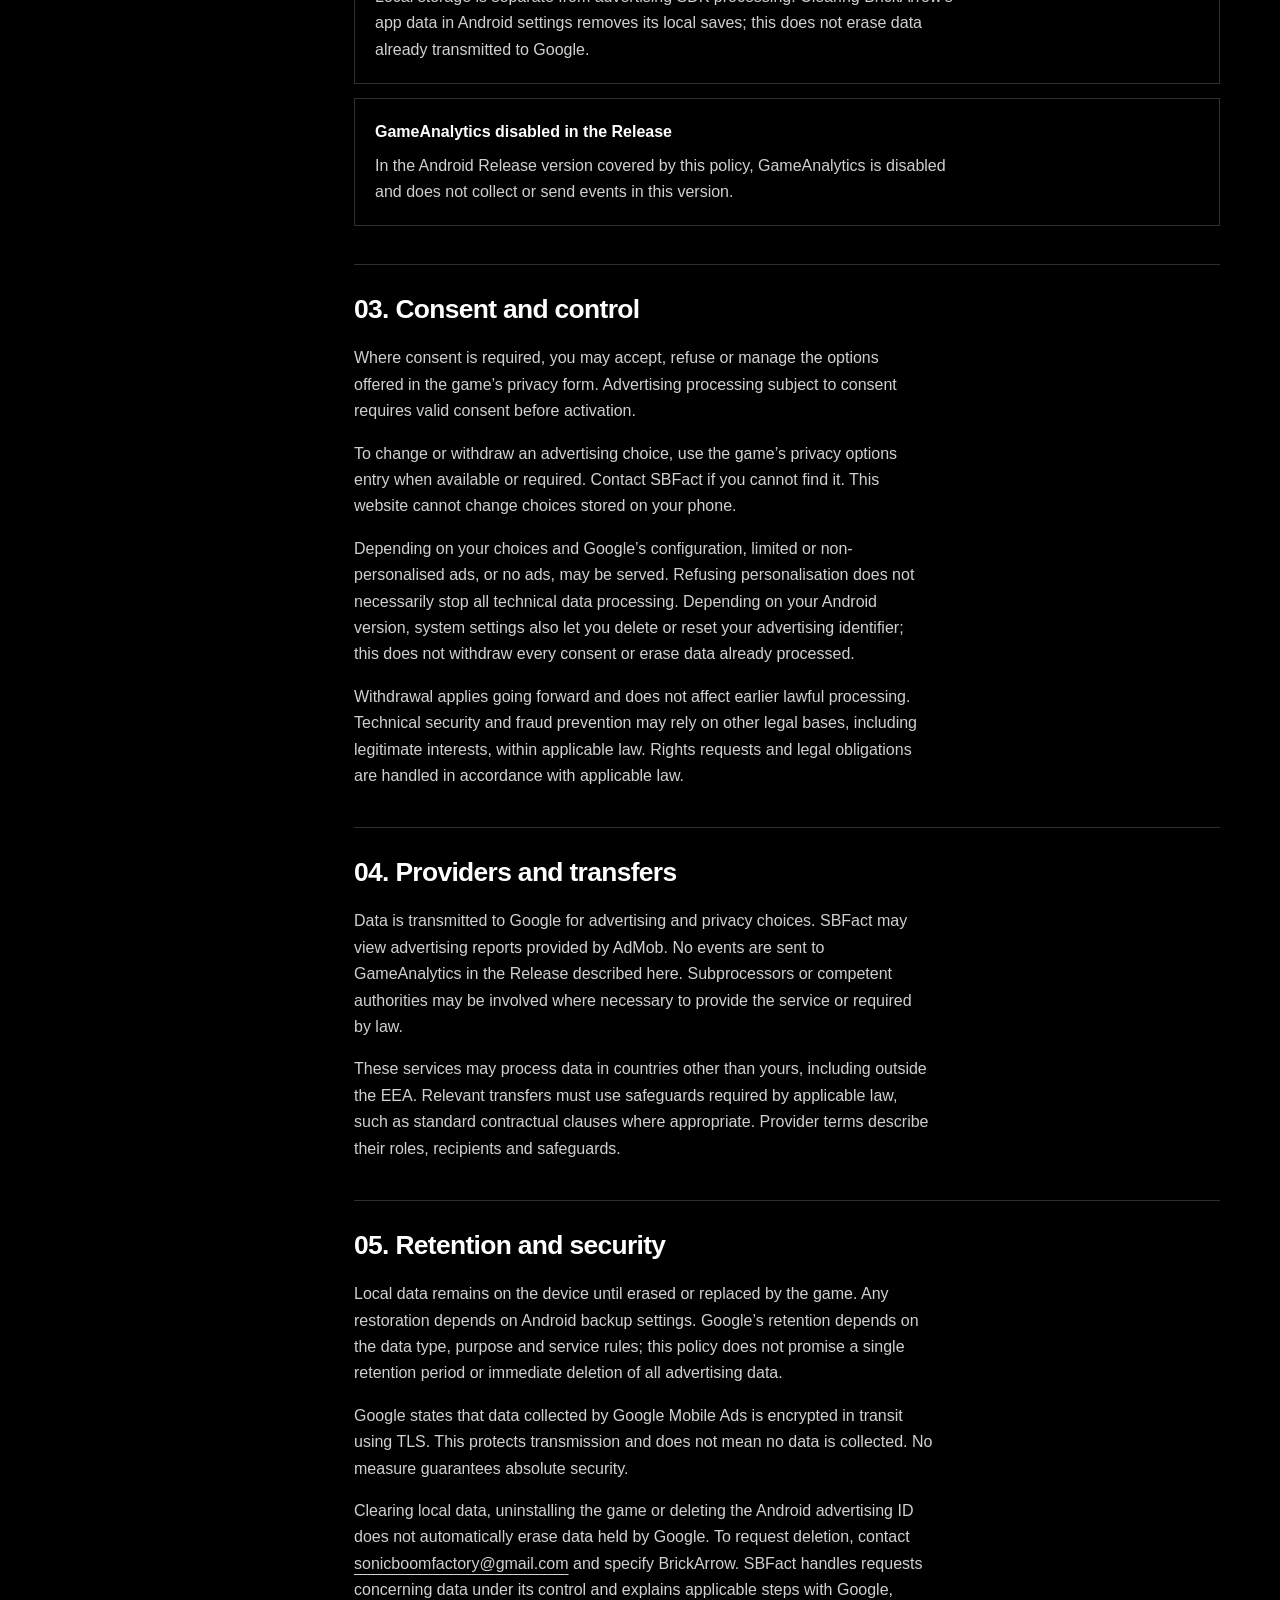
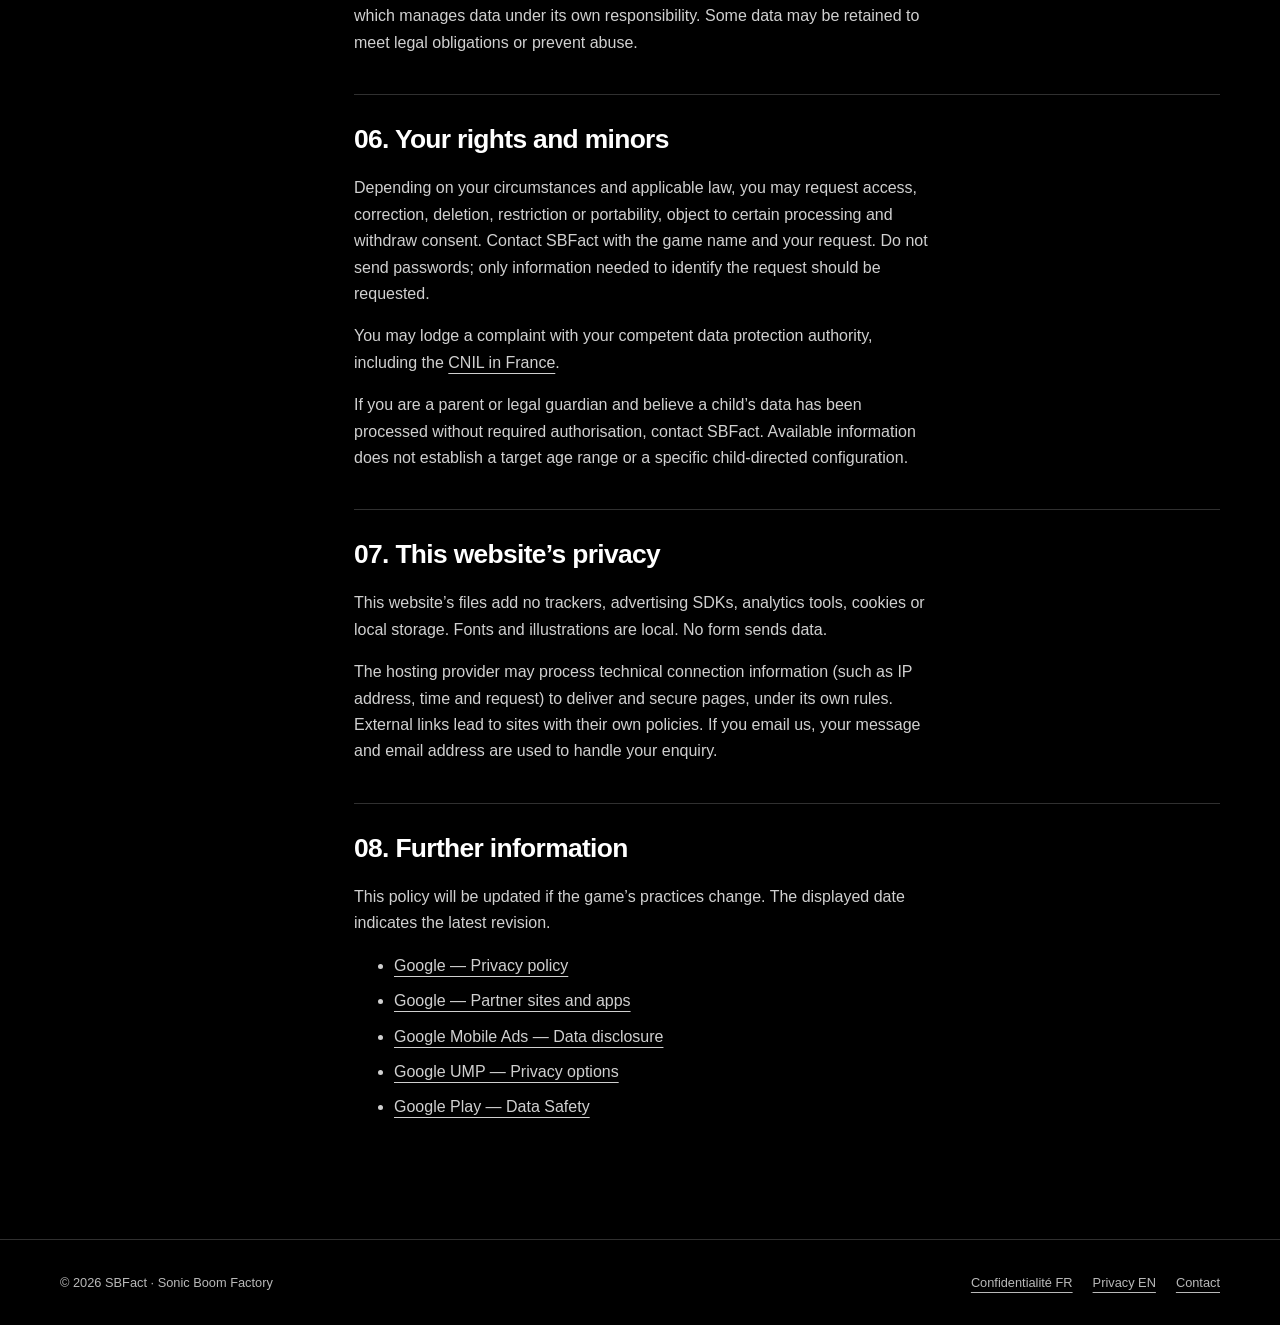
<file: brickarrow/privacy/en.html>
<!doctype html>
<html lang="en"><head><meta charset="utf-8"><meta name="viewport" content="width=device-width,initial-scale=1"><meta name="color-scheme" content="dark"><meta name="theme-color" content="#000000"><title>Privacy policy BrickArrow | SBFact</title><meta name="description" content="BrickArrow privacy policy — AdMob, UMP."><link rel="icon" href="../../assets/favicon.svg" type="image/svg+xml"><link rel="stylesheet" href="../../assets/style.css"></head><body>
<a class="skip" href="#main">Skip to content</a><header class="header"><div class="wrap header-inner"><a class="brand" href="../../index.html" aria-label="SBFact — Home"><img src="../../assets/SBFact_028.png" width="960" height="540" alt="SBFact — Sonic Boom Factory"></a><nav aria-label="Main navigation"><a href="../../index.html" >Home</a><a href="../../index.html#brickarrow">BrickArrow</a><a href="../../brickarrow/privacy/en.html" aria-current="page">Privacy</a><a href="../../index.html#contact">Contact</a></nav></div></header>
<main id="main" class="wrap"><div class="policy-head"><p class="eyebrow">BrickArrow / SBFact</p><div class="language" aria-label="Language"><a href="index.html" lang="fr" hreflang="fr" >Français</a><a href="en.html" lang="en" hreflang="en" aria-current="page">English</a></div><h1>Privacy policy<span class="red">.</span></h1><p class="small">Last revised: 8 October 2026 · Android · BrickArrow</p></div><div class="policy-layout"><aside class="toc" aria-label="Contents"><a href="#editeur">Publisher and scope</a><a href="#donnees">Data and purposes</a><a href="#choix">Consent and control</a><a href="#partage">Providers and transfers</a><a href="#conservation">Retention and security</a><a href="#droits">Your rights and minors</a><a href="#site">This website’s privacy</a><a href="#ressources">Further information</a></aside><article class="policy"><section id="editeur"><h2>01. Publisher and scope</h2><p>BrickArrow is a free Android game published under the name SBFact / Sonic Boom Factory. This policy covers the game and, separately, this website.</p><p>Data enquiries: <a href="mailto:sonicboomfactory@gmail.com">sonicboomfactory@gmail.com</a>. SBFact is your contact for processing it determines; providers may also process data under their own responsibility, according to their terms.</p></section><section id="donnees"><h2>02. Data and purposes</h2>
<p>BrickArrow uses Google AdMob / Google Mobile Ads for advertising and Google User Messaging Platform (UMP) for privacy choices. Advertising processing depends on the SDK version, configuration and your choices.</p>
<div class="data-list"><div class="data-item"><strong>Advertising · Google AdMob / Mobile Ads</strong><p>The SDK may collect and transmit to Google an IP address, which can be used to estimate approximate location, interactions (launches, taps and views), performance diagnostics and identifiers, including the Android advertising ID and app set ID. These are used to serve and measure ads, for analytics and to prevent fraud. Location estimated from an IP address is not a reading of your GPS location.</p><p>Interstitial ads are also present. Rewarded ads offer a reward when you choose to watch an ad and meet its conditions. Choosing whether to watch does not guarantee that no technical processing occurs beforehand.</p></div>
<div class="data-item"><strong>Privacy choices · Google UMP</strong><p>UMP checks the status of advertising choices and presents applicable messages, notably in the European Economic Area, the United Kingdom and Switzerland. Consent information is used to apply your choices; this service does not analyse your gameplay progression.</p></div>
<div class="data-item"><strong>Local data</strong><p>Your scores, progression and settings are saved locally. Game data and settings stored only on your device are not transmitted merely by being saved locally. Local storage is separate from advertising SDK processing. Clearing BrickArrow’s app data in Android settings removes its local saves; this does not erase data already transmitted to Google.</p></div>
<div class="data-item"><strong>GameAnalytics disabled in the Release</strong><p>In the Android Release version covered by this policy, GameAnalytics is disabled and does not collect or send events in this version.</p></div></div></section><section id="choix"><h2>03. Consent and control</h2><p>Where consent is required, you may accept, refuse or manage the options offered in the game’s privacy form. Advertising processing subject to consent requires valid consent before activation.</p><p>To change or withdraw an advertising choice, use the game’s privacy options entry when available or required. Contact SBFact if you cannot find it. This website cannot change choices stored on your phone.</p><p>Depending on your choices and Google’s configuration, limited or non-personalised ads, or no ads, may be served. Refusing personalisation does not necessarily stop all technical data processing. Depending on your Android version, system settings also let you delete or reset your advertising identifier; this does not withdraw every consent or erase data already processed.</p><p>Withdrawal applies going forward and does not affect earlier lawful processing. Technical security and fraud prevention may rely on other legal bases, including legitimate interests, within applicable law. Rights requests and legal obligations are handled in accordance with applicable law.</p></section><section id="partage"><h2>04. Providers and transfers</h2><p>Data is transmitted to Google for advertising and privacy choices. SBFact may view advertising reports provided by AdMob. No events are sent to GameAnalytics in the Release described here. Subprocessors or competent authorities may be involved where necessary to provide the service or required by law.</p><p>These services may process data in countries other than yours, including outside the EEA. Relevant transfers must use safeguards required by applicable law, such as standard contractual clauses where appropriate. Provider terms describe their roles, recipients and safeguards.</p></section><section id="conservation"><h2>05. Retention and security</h2><p>Local data remains on the device until erased or replaced by the game. Any restoration depends on Android backup settings. Google’s retention depends on the data type, purpose and service rules; this policy does not promise a single retention period or immediate deletion of all advertising data.</p><p>Google states that data collected by Google Mobile Ads is encrypted in transit using TLS. This protects transmission and does not mean no data is collected. No measure guarantees absolute security.</p><p>Clearing local data, uninstalling the game or deleting the Android advertising ID does not automatically erase data held by Google. To request deletion, contact <a href="mailto:sonicboomfactory@gmail.com">sonicboomfactory@gmail.com</a> and specify BrickArrow. SBFact handles requests concerning data under its control and explains applicable steps with Google, which manages data under its own responsibility. Some data may be retained to meet legal obligations or prevent abuse.</p></section><section id="droits"><h2>06. Your rights and minors</h2><p>Depending on your circumstances and applicable law, you may request access, correction, deletion, restriction or portability, object to certain processing and withdraw consent. Contact SBFact with the game name and your request. Do not send passwords; only information needed to identify the request should be requested.</p><p>You may lodge a complaint with your competent data protection authority, including the <a href="https://www.cnil.fr/en">CNIL in France</a>.</p><p>If you are a parent or legal guardian and believe a child’s data has been processed without required authorisation, contact SBFact. Available information does not establish a target age range or a specific child-directed configuration.</p></section><section id="site"><h2>07. This website’s privacy</h2><p>This website’s files add no trackers, advertising SDKs, analytics tools, cookies or local storage. Fonts and illustrations are local. No form sends data.</p><p>The hosting provider may process technical connection information (such as IP address, time and request) to deliver and secure pages, under its own rules. External links lead to sites with their own policies. If you email us, your message and email address are used to handle your enquiry.</p></section><section id="ressources"><h2>08. Further information</h2><p>This policy will be updated if the game’s practices change. The displayed date indicates the latest revision.</p><ul><li><a href="https://policies.google.com/privacy">Google — Privacy policy</a></li><li><a href="https://policies.google.com/technologies/partner-sites">Google — Partner sites and apps</a></li><li><a href="https://developers.google.com/admob/android/privacy/play-data-disclosure">Google Mobile Ads — Data disclosure</a></li><li><a href="https://developers.google.com/admob/android/privacy">Google UMP — Privacy options</a></li><li><a href="https://support.google.com/googleplay/android-developer/answer/10787469">Google Play — Data Safety</a></li></ul></section></article></div></main>
<footer class="footer"><div class="wrap footer-inner"><span>© 2026 SBFact · Sonic Boom Factory</span><div class="footer-links"><a href="../../brickarrow/privacy/index.html" lang="fr">Confidentialité FR</a><a href="../../brickarrow/privacy/en.html" lang="en">Privacy EN</a><a href="../../index.html#contact">Contact</a></div></div></footer></body></html>
</file>
<file: assets/style.css>
/* Identité SBFact : rouge #E4312B, noir #000000, blanc #FFFFFF, vert #149954. */
:root{--red:#E4312B;--black:#000000;--white:#FFFFFF;--green:#149954;--muted:#b9b9b9;--line:#303030;--panel:#111;--max:1160px}*{box-sizing:border-box}html{scroll-behavior:smooth;scroll-padding-top:100px}body{margin:0;background:var(--black);color:var(--white);font-family:Arial,Helvetica,sans-serif;line-height:1.65}a{color:inherit;text-underline-offset:5px}a:hover{color:#ff817d}a:focus-visible,button:focus-visible{outline:3px solid var(--white);outline-offset:5px}img{max-width:100%;height:auto}h1,h2,h3,p{margin-top:0}h1,h2,h3{line-height:1.07;letter-spacing:-.045em}h1{font-size:clamp(3rem,7.8vw,6.5rem);font-weight:900;margin-bottom:28px}h2{font-size:clamp(2.2rem,4.5vw,3.9rem)}h3{font-size:1.5rem}p{max-width:65ch}::selection{background:var(--red);color:white}.wrap{width:min(var(--max),calc(100% - 48px));margin-inline:auto}.skip{position:absolute;left:16px;top:-100px;background:white;color:black;padding:10px;z-index:20}.skip:focus{top:12px}.header{border-bottom:1px solid var(--line);background:#000;position:relative;z-index:10}.header-inner{display:flex;align-items:center;justify-content:space-between;gap:24px;min-height:100px}.brand{display:block;line-height:0}.brand img{width:175px;height:50px}nav{display:flex;align-items:center;gap:28px;flex-wrap:wrap}nav a{font-size:.9rem;text-decoration:none}nav a[aria-current=page]{border-bottom:2px solid var(--red)}.eyebrow{font-size:.75rem;letter-spacing:.16em;text-transform:uppercase;font-weight:bold;color:var(--muted);margin-bottom:22px}.eyebrow:before{content:'';display:inline-block;background:var(--green);width:8px;height:8px;margin-right:12px}.hero{padding-block:92px 88px;display:grid;grid-template-columns:1.25fr 1fr;align-items:center;gap:64px}.hero .intro{font-size:1.15rem;color:var(--muted);max-width:40ch}.red{color:var(--red)}.actions{display:flex;gap:14px;flex-wrap:wrap;margin-top:32px}.button{display:inline-flex;align-items:center;justify-content:center;gap:16px;padding:13px 21px;border:1px solid var(--line);text-decoration:none;font-size:.9rem;font-weight:bold;min-height:48px}.button.primary{background:var(--red);border-color:var(--red);color:white}.button:hover{background:white;color:black;border-color:white}.art{margin:0;position:relative}.art img{display:block;width:100%;border:1px solid var(--line);border-radius:24px}.art figcaption{font-size:.7rem;color:var(--muted);padding-top:12px}.section{padding-block:76px;border-top:1px solid var(--line)}.section-grid{display:grid;grid-template-columns:1fr 1.25fr;gap:70px}.lead{font-size:1.25rem;color:var(--muted)}.game{background:var(--panel);padding:40px;border:1px solid var(--line);border-top:4px solid var(--red)}.game h3{font-size:clamp(2.5rem,5vw,4rem);margin-bottom:20px}.tags{display:flex;gap:10px;margin-bottom:28px;flex-wrap:wrap}.tag{border:1px solid #555;padding:4px 12px;font-size:.75rem}.number{color:var(--muted);font-family:monospace;font-size:.8rem}.contact{display:flex;align-items:start;justify-content:space-between;gap:30px}.placeholder{display:inline-block;border:1px dashed #777;padding:12px 16px;font-family:monospace;font-size:.85rem;overflow-wrap:anywhere}.footer{padding-block:32px;border-top:1px solid var(--line);color:var(--muted);font-size:.8rem}.footer-inner{display:flex;justify-content:space-between;gap:24px;flex-wrap:wrap}.footer-links{display:flex;gap:20px;flex-wrap:wrap}.policy-head{padding-block:66px 42px}.policy-head h1{font-size:clamp(2.5rem,6vw,4.8rem);max-width:15ch}.language{display:flex;gap:12px;margin-bottom:32px}.language a{padding:8px 16px;border:1px solid var(--line);text-decoration:none}.language a[aria-current=page]{background:white;color:black}.policy-layout{display:grid;grid-template-columns:230px minmax(0,1fr);gap:64px;padding-bottom:80px}.toc{align-self:start;position:sticky;top:30px}.toc a{display:block;color:var(--muted);font-size:.85rem;padding:7px 0}.policy section{border-top:1px solid var(--line);padding-top:30px;margin-bottom:38px;scroll-margin-top:30px}.policy h2{font-size:1.65rem;letter-spacing:-.025em}.policy p,.policy li{color:#d0d0d0}.policy li{margin-bottom:9px}.notice{border-left:3px solid var(--red);background:var(--panel);padding:20px 24px;font-size:.95rem;margin-bottom:30px}.policy .notice p{margin:0}.data-list{display:grid;gap:14px;margin:24px 0}.data-item{border:1px solid var(--line);padding:20px}.data-item strong{display:block;color:white;margin-bottom:7px}.data-item p{margin:0}.small{font-size:.85rem;color:var(--muted)}@media(max-width:800px){.hero{grid-template-columns:1fr;gap:38px;padding-top:54px}.art{max-width:460px}.section-grid{grid-template-columns:1fr;gap:24px}.policy-layout{grid-template-columns:1fr;gap:28px}.toc{position:static;border:1px solid var(--line);padding:18px}.toc a{display:inline-block;margin-right:18px}.contact{flex-direction:column}.game{padding:28px}.header-inner{padding-block:18px;align-items:start;flex-direction:column;gap:18px}nav{gap:20px}.policy-head{padding-top:44px}}@media(max-width:400px){.wrap{width:calc(100% - 32px)}nav{gap:14px}nav a{font-size:.8rem}.button{width:100%}}@media(prefers-reduced-motion:reduce){html{scroll-behavior:auto}}@media print{body{background:white;color:black}.header,.toc,.footer,.language,.skip{display:none}.policy-layout{display:block}.policy p,.policy li,.small{color:black}.notice,.data-item{background:white;border-color:#aaa}.policy-head{padding-top:0}a{color:black}.wrap{width:100%}}

/* Logo original : proportions conservées. */
.brand img{width:210px;height:auto;object-fit:contain}
.data-item p+p{margin-top:12px}
@media(max-width:400px){.contact a{overflow-wrap:anywhere}}
</file>
<file: sbfact-site/assets/style.css>
/* Identité SBFact : rouge #E4312B, noir #000000, blanc #FFFFFF, vert #149954. */
:root{--red:#E4312B;--black:#000000;--white:#FFFFFF;--green:#149954;--muted:#b9b9b9;--line:#303030;--panel:#111;--max:1160px}*{box-sizing:border-box}html{scroll-behavior:smooth;scroll-padding-top:100px}body{margin:0;background:var(--black);color:var(--white);font-family:Arial,Helvetica,sans-serif;line-height:1.65}a{color:inherit;text-underline-offset:5px}a:hover{color:#ff817d}a:focus-visible,button:focus-visible{outline:3px solid var(--white);outline-offset:5px}img{max-width:100%;height:auto}h1,h2,h3,p{margin-top:0}h1,h2,h3{line-height:1.07;letter-spacing:-.045em}h1{font-size:clamp(3rem,7.8vw,6.5rem);font-weight:900;margin-bottom:28px}h2{font-size:clamp(2.2rem,4.5vw,3.9rem)}h3{font-size:1.5rem}p{max-width:65ch}::selection{background:var(--red);color:white}.wrap{width:min(var(--max),calc(100% - 48px));margin-inline:auto}.skip{position:absolute;left:16px;top:-100px;background:white;color:black;padding:10px;z-index:20}.skip:focus{top:12px}.header{border-bottom:1px solid var(--line);background:#000;position:relative;z-index:10}.header-inner{display:flex;align-items:center;justify-content:space-between;gap:24px;min-height:100px}.brand{display:block;line-height:0}.brand img{width:175px;height:50px}nav{display:flex;align-items:center;gap:28px;flex-wrap:wrap}nav a{font-size:.9rem;text-decoration:none}nav a[aria-current=page]{border-bottom:2px solid var(--red)}.eyebrow{font-size:.75rem;letter-spacing:.16em;text-transform:uppercase;font-weight:bold;color:var(--muted);margin-bottom:22px}.eyebrow:before{content:'';display:inline-block;background:var(--green);width:8px;height:8px;margin-right:12px}.hero{padding-block:92px 88px;display:grid;grid-template-columns:1.25fr 1fr;align-items:center;gap:64px}.hero .intro{font-size:1.15rem;color:var(--muted);max-width:40ch}.red{color:var(--red)}.actions{display:flex;gap:14px;flex-wrap:wrap;margin-top:32px}.button{display:inline-flex;align-items:center;justify-content:center;gap:16px;padding:13px 21px;border:1px solid var(--line);text-decoration:none;font-size:.9rem;font-weight:bold;min-height:48px}.button.primary{background:var(--red);border-color:var(--red);color:white}.button:hover{background:white;color:black;border-color:white}.art{margin:0;position:relative}.art img{display:block;width:100%;border:1px solid var(--line);border-radius:24px}.art figcaption{font-size:.7rem;color:var(--muted);padding-top:12px}.section{padding-block:76px;border-top:1px solid var(--line)}.section-grid{display:grid;grid-template-columns:1fr 1.25fr;gap:70px}.lead{font-size:1.25rem;color:var(--muted)}.game{background:var(--panel);padding:40px;border:1px solid var(--line);border-top:4px solid var(--red)}.game h3{font-size:clamp(2.5rem,5vw,4rem);margin-bottom:20px}.tags{display:flex;gap:10px;margin-bottom:28px;flex-wrap:wrap}.tag{border:1px solid #555;padding:4px 12px;font-size:.75rem}.number{color:var(--muted);font-family:monospace;font-size:.8rem}.contact{display:flex;align-items:start;justify-content:space-between;gap:30px}.placeholder{display:inline-block;border:1px dashed #777;padding:12px 16px;font-family:monospace;font-size:.85rem;overflow-wrap:anywhere}.footer{padding-block:32px;border-top:1px solid var(--line);color:var(--muted);font-size:.8rem}.footer-inner{display:flex;justify-content:space-between;gap:24px;flex-wrap:wrap}.footer-links{display:flex;gap:20px;flex-wrap:wrap}.policy-head{padding-block:66px 42px}.policy-head h1{font-size:clamp(2.5rem,6vw,4.8rem);max-width:15ch}.language{display:flex;gap:12px;margin-bottom:32px}.language a{padding:8px 16px;border:1px solid var(--line);text-decoration:none}.language a[aria-current=page]{background:white;color:black}.policy-layout{display:grid;grid-template-columns:230px minmax(0,1fr);gap:64px;padding-bottom:80px}.toc{align-self:start;position:sticky;top:30px}.toc a{display:block;color:var(--muted);font-size:.85rem;padding:7px 0}.policy section{border-top:1px solid var(--line);padding-top:30px;margin-bottom:38px;scroll-margin-top:30px}.policy h2{font-size:1.65rem;letter-spacing:-.025em}.policy p,.policy li{color:#d0d0d0}.policy li{margin-bottom:9px}.notice{border-left:3px solid var(--red);background:var(--panel);padding:20px 24px;font-size:.95rem;margin-bottom:30px}.policy .notice p{margin:0}.data-list{display:grid;gap:14px;margin:24px 0}.data-item{border:1px solid var(--line);padding:20px}.data-item strong{display:block;color:white;margin-bottom:7px}.data-item p{margin:0}.small{font-size:.85rem;color:var(--muted)}@media(max-width:800px){.hero{grid-template-columns:1fr;gap:38px;padding-top:54px}.art{max-width:460px}.section-grid{grid-template-columns:1fr;gap:24px}.policy-layout{grid-template-columns:1fr;gap:28px}.toc{position:static;border:1px solid var(--line);padding:18px}.toc a{display:inline-block;margin-right:18px}.contact{flex-direction:column}.game{padding:28px}.header-inner{padding-block:18px;align-items:start;flex-direction:column;gap:18px}nav{gap:20px}.policy-head{padding-top:44px}}@media(max-width:400px){.wrap{width:calc(100% - 32px)}nav{gap:14px}nav a{font-size:.8rem}.button{width:100%}}@media(prefers-reduced-motion:reduce){html{scroll-behavior:auto}}@media print{body{background:white;color:black}.header,.toc,.footer,.language,.skip{display:none}.policy-layout{display:block}.policy p,.policy li,.small{color:black}.notice,.data-item{background:white;border-color:#aaa}.policy-head{padding-top:0}a{color:black}.wrap{width:100%}}

/* Logo original : proportions conservées. */
.brand img{width:210px;height:auto;object-fit:contain}
.data-item p+p{margin-top:12px}
@media(max-width:400px){.contact a{overflow-wrap:anywhere}}
</file>
